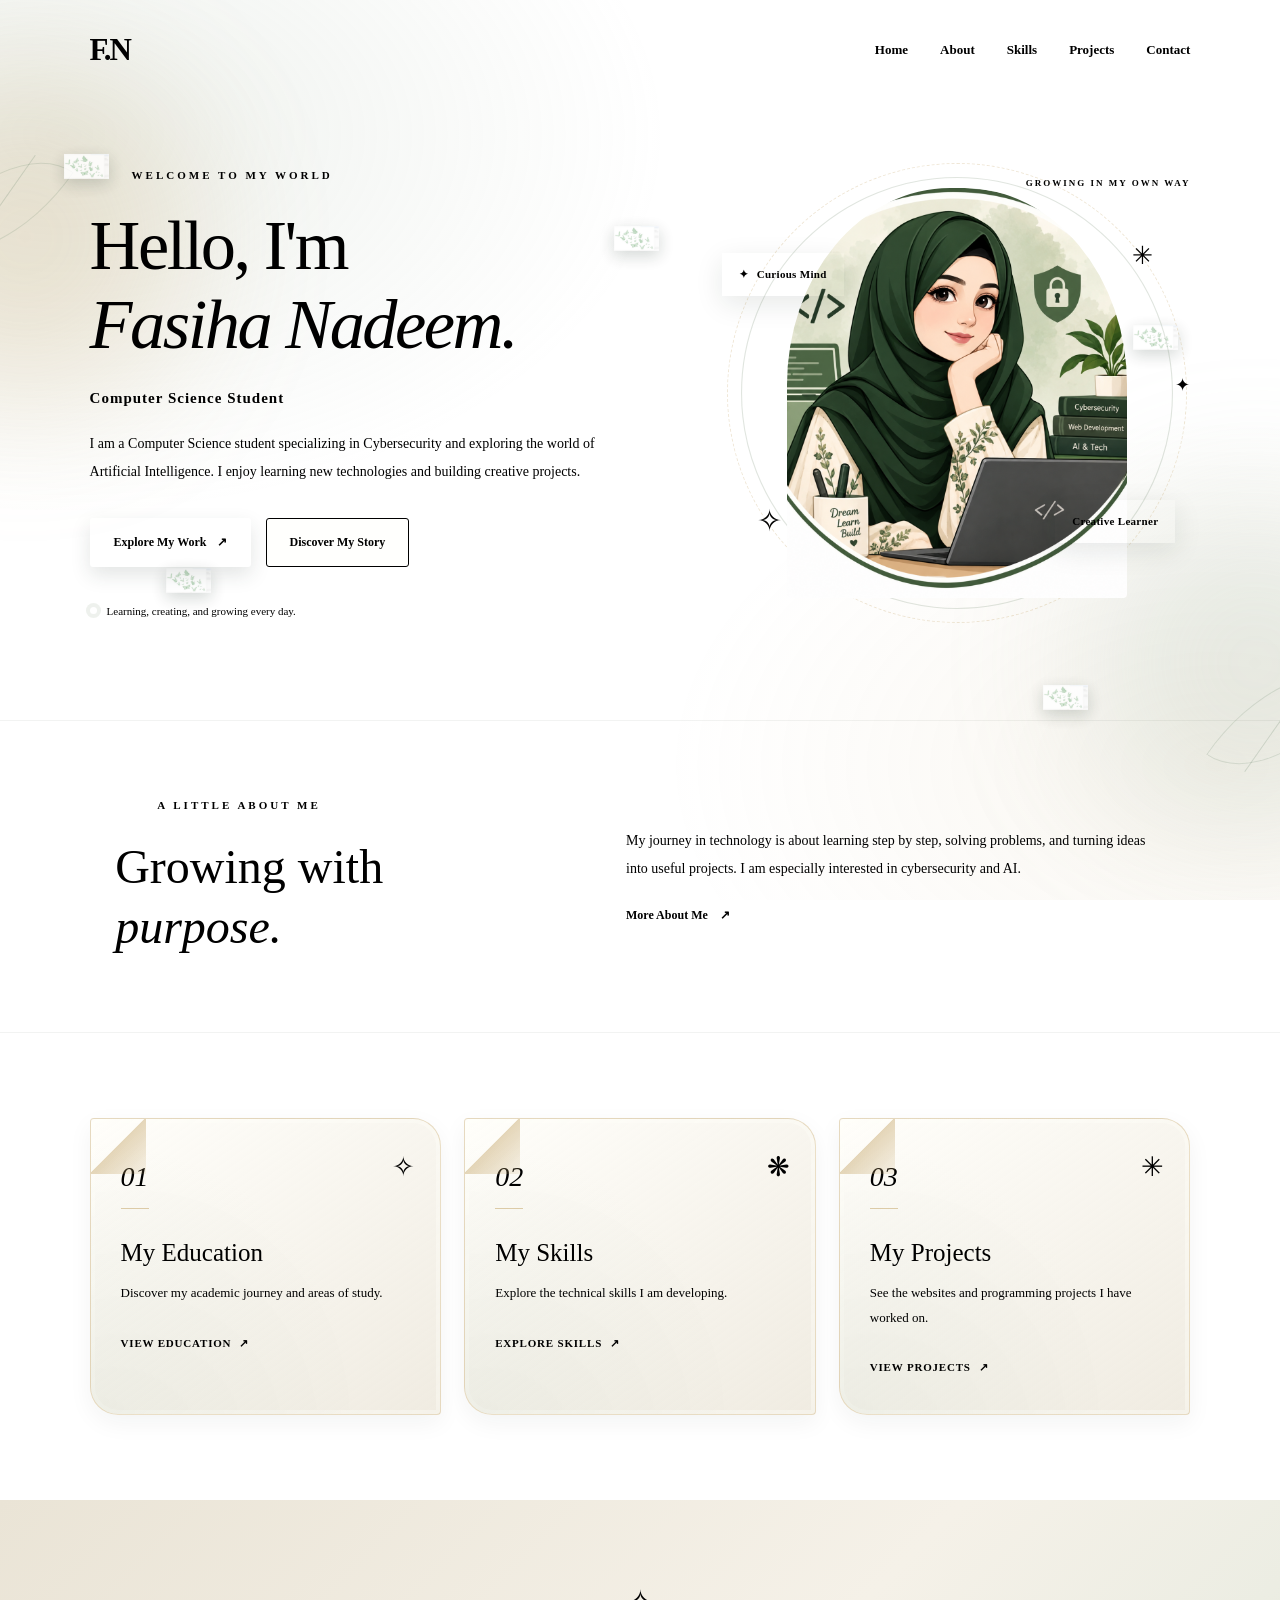
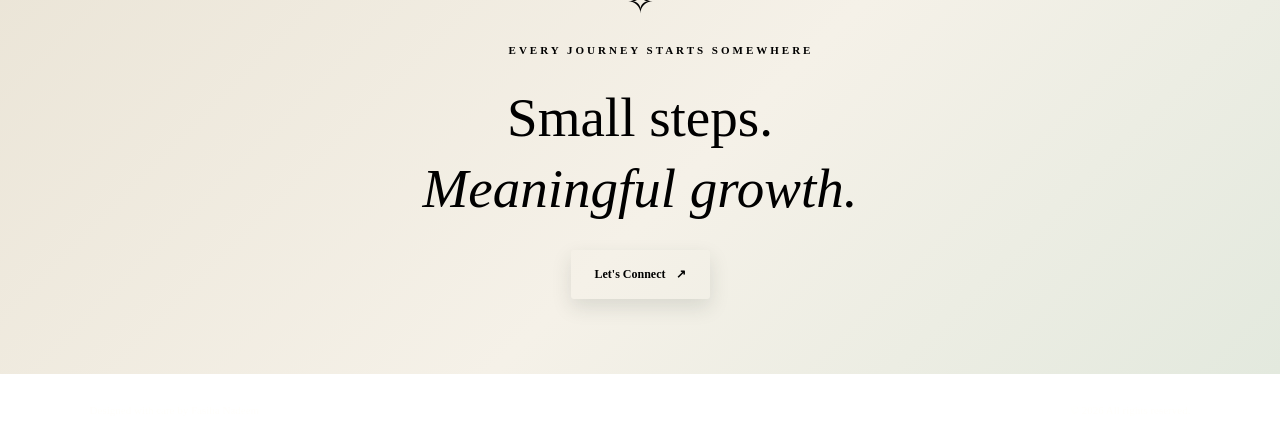
<file: index.html>
<!DOCTYPE html>
<html lang="en">
<head>
    <meta charset="UTF-8">
    <meta name="viewport" content="width=device-width, initial-scale=1.0">

    <meta name="description" content="Explore Fasiha Nadeem's portfolio, education, skills, and projects.">

    <meta name="theme-color" content="#24352E">

    <title>Fasiha Nadeem | Creative Portfolio</title>

    <link rel="stylesheet" href="style.css">
    <script src="script.js" defer></script>
</head>

<body>

    <!-- Animated Botanical Background -->
    <div class="scene-background" aria-hidden="true">
        <div class="ambient-glow glow-one"></div>
        <div class="ambient-glow glow-two"></div>

        <div class="leaf-decoration leaf-one"></div>
        <div class="leaf-decoration leaf-two"></div>

        <!-- Realistic Floating Butterflies -->
        <div class="butterfly-field" aria-hidden="true">

            <img
                src="assets/butterfly.jpg"
                class="butterfly butterfly-one"
                alt=""
            >

            <img
                src="assets/butterfly.jpg"
                class="butterfly butterfly-two"
                alt=""
            >

            <img
                src="assets/butterfly.jpg"
                class="butterfly butterfly-three"
                alt=""
            >

            <img
                src="assets/butterfly.jpg"
                class="butterfly butterfly-four"
                alt=""
            >

            <img
                src="assets/butterfly.jpg"
                class="butterfly butterfly-five"
                alt=""
            >

        </div>
    </div>

    <!-- Page Transition Overlay -->
    <div class="page-transition" aria-hidden="true">
        <span class="transition-monogram">F.</span>
    </div>

    <!-- Navigation -->
    <header class="site-header">
        <nav class="navbar" aria-label="Main navigation">

            <a href="index.html" class="logo" aria-label="Fasiha Nadeem Home">
                F<span>.</span>N
            </a>

            <div class="nav-links">
                <a href="index.html" class="active" aria-current="page">Home</a>
                <a href="about.html">About</a>
                <a href="skills.html">Skills</a>
                <a href="projects.html">Projects</a>
                <a href="contact.html">Contact</a>
            </div>

        </nav>
    </header>

    <!-- Main Content -->
    <main>

        <!-- Hero Section -->
        <section class="hero-section">

            <div class="hero-content">

                <p class="eyebrow">WELCOME TO MY WORLD</p>

                <h1>
                    Hello, I'm<br>
                    <span>Fasiha Nadeem.</span>
                </h1>

                <h2>Computer Science Student</h2>

                <p class="hero-description">
                    I am a Computer Science student specializing in Cybersecurity
                    and exploring the world of Artificial Intelligence.
                    I enjoy learning new technologies and building creative projects.
                </p>

                <div class="hero-buttons">

                    <a href="projects.html" class="btn btn-primary">
                        Explore My Work
                        <span class="button-arrow" aria-hidden="true">↗</span>
                    </a>

                    <a href="about.html" class="btn btn-secondary">
                        Discover My Story
                    </a>

                </div>

                <div class="hero-note">
                    <span class="status-dot"></span>
                    Learning, creating, and growing every day.
                </div>

            </div>

            <!-- Profile Area -->
            <div class="hero-visual">

                <div class="visual-caption">
                    <span class="caption-line"></span>
                    <span>GROWING IN MY OWN WAY</span>
                </div>

                <div class="profile-frame">

                    <div class="profile-decoration"></div>

                    <img
                        src="assets/fasiha.png"
                        alt="Portrait of Fasiha Nadeem"
                        class="profile-image"
                    >

                    <div class="floating-label label-top">
                        <span aria-hidden="true">✦</span>
                        Curious Mind
                    </div>

                    <div class="floating-label label-bottom">
                        Creative Learner
                    </div>

                </div>

                <!-- Decorative Orbit Rings -->
                <div class="orbit orbit-one"></div>
                <div class="orbit orbit-two"></div>

                <!-- Decorative Floating Symbols -->
                <span class="decorative-star star-one" aria-hidden="true">✳</span>
                <span class="decorative-star star-two" aria-hidden="true">✧</span>
                <span class="decorative-star star-three" aria-hidden="true">✦</span>

            </div>

        </section>

        <!-- Introduction Section -->
        <section class="intro-section">

            <div class="section-heading">

                <p class="eyebrow">A LITTLE ABOUT ME</p>

                <h2>
                    Growing with
                    <span>purpose.</span>
                </h2>

            </div>

            <div class="intro-content">

                <p>
                    My journey in technology is about learning step by step,
                    solving problems, and turning ideas into useful projects.
                    I am especially interested in cybersecurity and AI.
                </p>

                <a href="about.html" class="text-link">
                    More About Me
                    <span aria-hidden="true">↗</span>
                </a>

            </div>

        </section>

        <!-- Quick Highlights -->
        <section class="highlights-section">

            <article class="highlight-card">

                <span class="card-number">01</span>
                <div class="card-icon" aria-hidden="true">✧</div>

                <h3>My Education</h3>

                <p>
                    Discover my academic journey and areas of study.
                </p>

                <a href="about.html">
                    View Education <span aria-hidden="true">↗</span>
                </a>

            </article>

            <article class="highlight-card">

                <span class="card-number">02</span>
                <div class="card-icon" aria-hidden="true">❋</div>

                <h3>My Skills</h3>

                <p>
                    Explore the technical skills I am developing.
                </p>

                <a href="skills.html">
                    Explore Skills <span aria-hidden="true">↗</span>
                </a>

            </article>

            <article class="highlight-card">

                <span class="card-number">03</span>
                <div class="card-icon" aria-hidden="true">✳</div>

                <h3>My Projects</h3>

                <p>
                    See the websites and programming projects I have worked on.
                </p>

                <a href="projects.html">
                    View Projects <span aria-hidden="true">↗</span>
                </a>

            </article>

        </section>

        <!-- Closing Message -->
        <section class="closing-section">

            <span class="closing-decoration" aria-hidden="true">✧</span>

            <p class="eyebrow">EVERY JOURNEY STARTS SOMEWHERE</p>

            <h2>
                Small steps.<br>
                <span>Meaningful growth.</span>
            </h2>

            <a href="contact.html" class="btn btn-primary">
                Let's Connect
                <span class="button-arrow" aria-hidden="true">↗</span>
            </a>

        </section>

    </main>

    <!-- Footer -->
    <footer class="site-footer">

        <p>Designed with care by Fasiha Nadeem</p>

        <p>
            © <span id="current-year">2026</span>
            All rights reserved.
        </p>

    </footer>

</body>
</html>
</file>
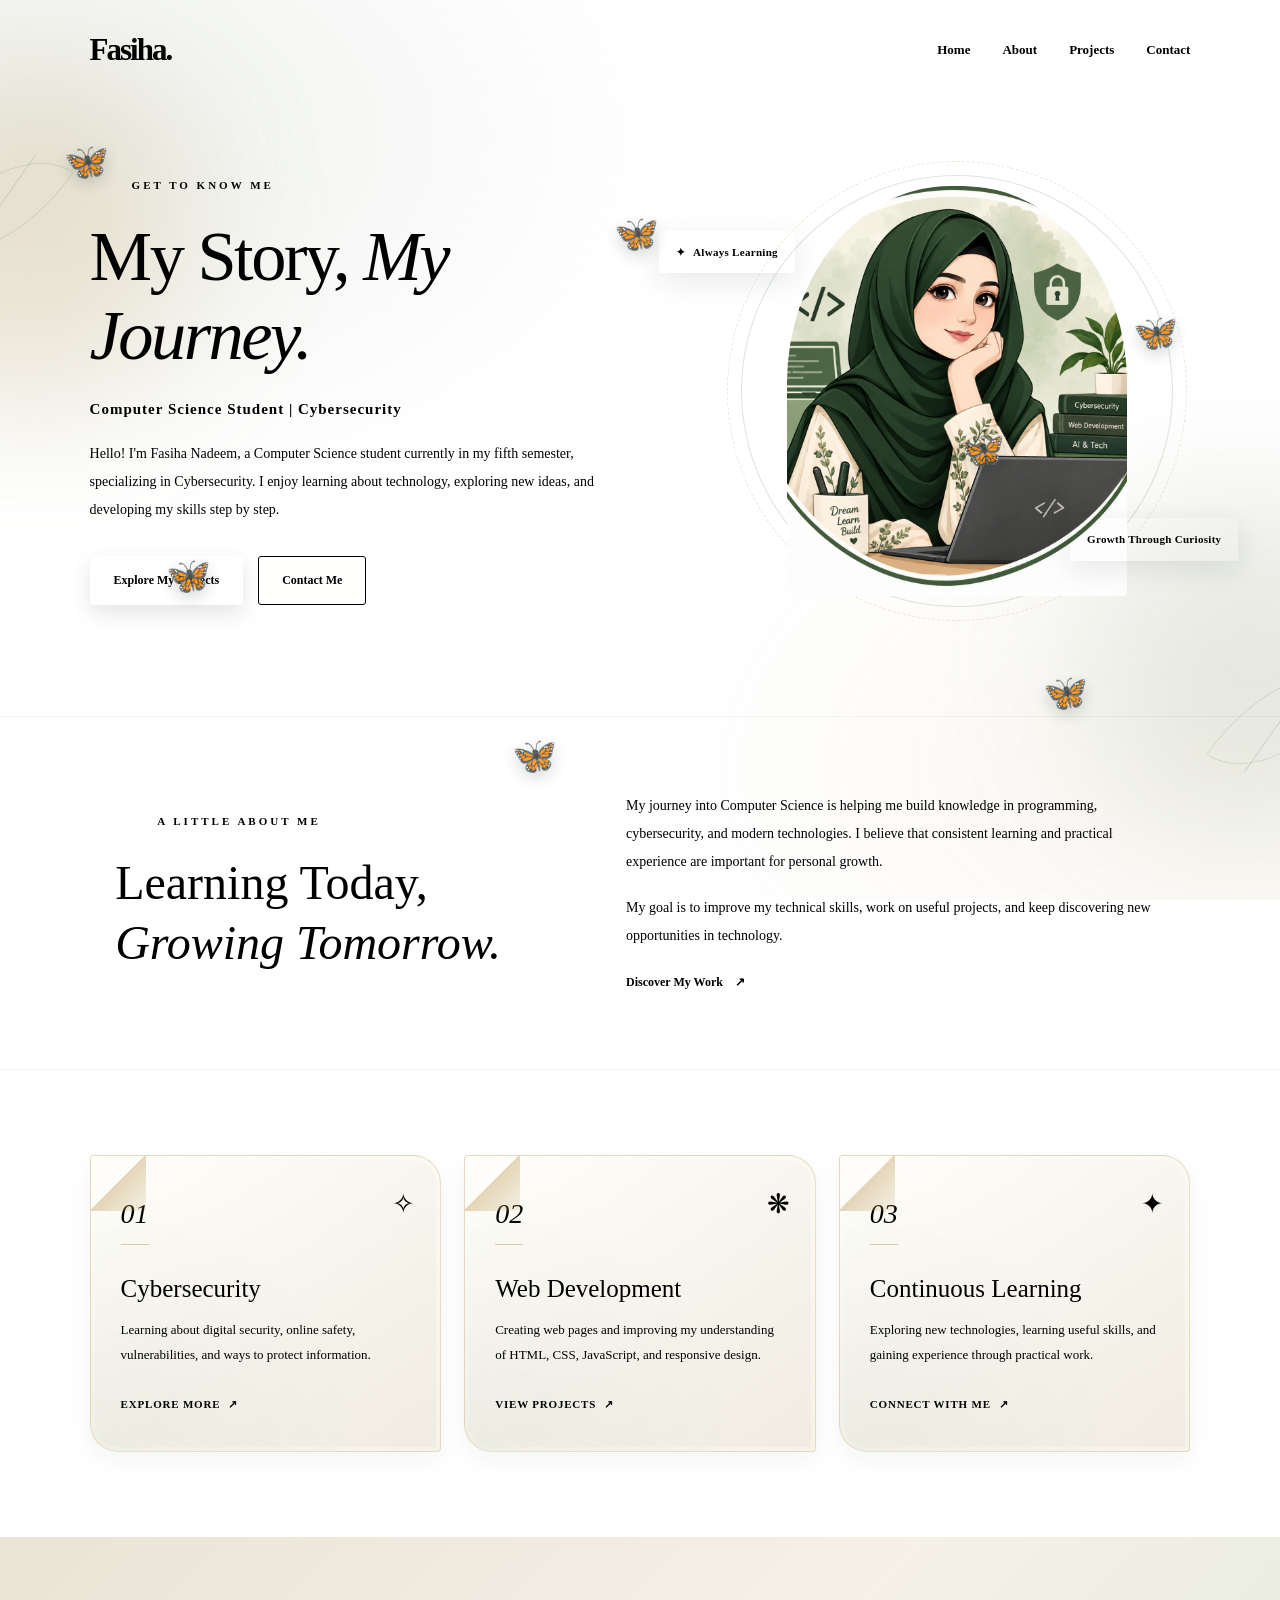
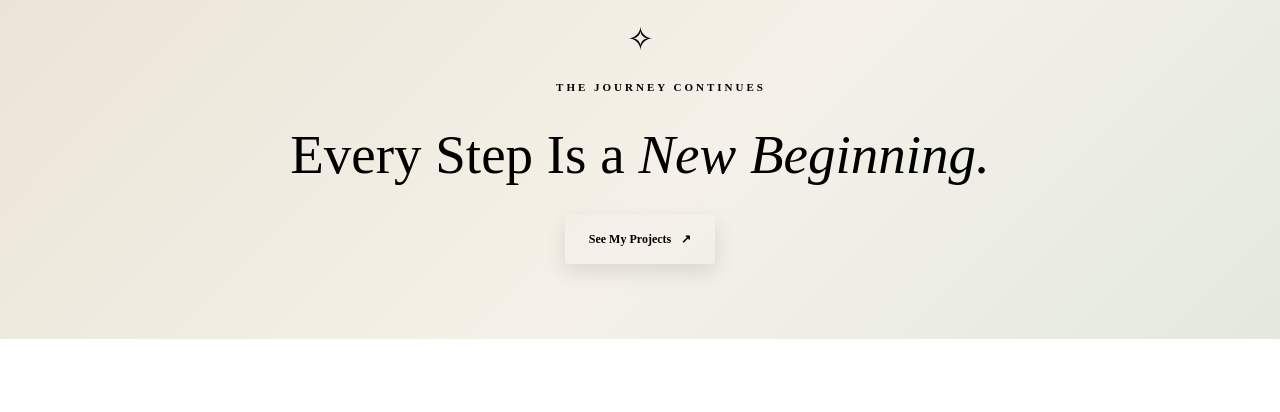
<file: about.html>
<!DOCTYPE html>
<html lang="en">
<head>
    <meta charset="UTF-8">
    <meta name="viewport" content="width=device-width, initial-scale=1.0">
    <meta name="description" content="Learn more about Fasiha Nadeem, a Computer Science student specializing in Cybersecurity.">
    <title>About Me | Fasiha Nadeem</title>

    <link rel="stylesheet" href="style.css">
</head>
<body>

    <!-- Botanical Background -->
    <div class="scene-background">
        <div class="ambient-glow glow-one"></div>
        <div class="ambient-glow glow-two"></div>
        <div class="leaf-decoration leaf-one"></div>
        <div class="leaf-decoration leaf-two"></div>
    </div>

    <!-- Floating Butterflies -->
    <div class="butterfly-field" id="butterfly-field"></div>

    <!-- Page Transition -->
    <div class="page-transition">
        <span class="transition-monogram">F.</span>
    </div>

    <!-- Header -->
    <header class="site-header">
        <nav class="navbar">
            <a href="index.html" class="logo">Fasiha<span>.</span></a>

            <div class="nav-links">
                <a href="index.html">Home</a>
                <a href="about.html" class="active">About</a>
                <a href="projects.html">Projects</a>
                <a href="contact.html">Contact</a>
            </div>
        </nav>
    </header>

    <main>

        <!-- About Hero -->
        <section class="hero-section">
            <div class="hero-content">
                <p class="eyebrow">GET TO KNOW ME</p>

                <h1>My Story, <span>My Journey.</span></h1>

                <h2>Computer Science Student | Cybersecurity</h2>

                <p class="hero-description">
                    Hello! I'm Fasiha Nadeem, a Computer Science student
                    currently in my fifth semester, specializing in
                    Cybersecurity. I enjoy learning about technology,
                    exploring new ideas, and developing my skills step by step.
                </p>

                <div class="hero-buttons">
                    <a href="projects.html" class="btn btn-primary">
                        Explore My Projects
                    </a>

                    <a href="contact.html" class="btn btn-secondary">
                        Contact Me
                    </a>
                </div>
            </div>

            <div class="hero-visual">
                <div class="orbit orbit-one"></div>
                <div class="orbit orbit-two"></div>

                <div class="profile-frame">
                    <div class="profile-decoration"></div>

                    <!-- Reuses your existing profile image if its path matches -->
                    <img
                        src="assets/fasiha.png"
                        alt="Fasiha Nadeem"
                        class="profile-image"
                    >
                </div>

                <div class="floating-label label-top">
                    <span>✦</span> Always Learning
                </div>

                <div class="floating-label label-bottom">
                    Growth Through Curiosity
                </div>
            </div>
        </section>

        <!-- My Background -->
        <section class="intro-section reveal-element">
            <div class="section-heading">
                <p class="eyebrow">A LITTLE ABOUT ME</p>
                <h2>Learning Today, <span>Growing Tomorrow.</span></h2>
            </div>

            <div class="intro-content">
                <p>
                    My journey into Computer Science is helping me build
                    knowledge in programming, cybersecurity, and modern
                    technologies. I believe that consistent learning and
                    practical experience are important for personal growth.
                </p>

                <p style="margin-top: 18px;">
                    My goal is to improve my technical skills, work on useful
                    projects, and keep discovering new opportunities in
                    technology.
                </p>

                <a href="projects.html" class="text-link">
                    Discover My Work <span>↗</span>
                </a>
            </div>
        </section>

        <!-- Interests -->
        <section class="highlights-section">

            <article class="highlight-card reveal-element">
                <span class="card-number">01</span>
                <span class="card-icon">✧</span>

                <h3>Cybersecurity</h3>

                <p>
                    Learning about digital security, online safety,
                    vulnerabilities, and ways to protect information.
                </p>

                <a href="projects.html">
                    Explore More <span>↗</span>
                </a>
            </article>

            <article class="highlight-card reveal-element">
                <span class="card-number">02</span>
                <span class="card-icon">❋</span>

                <h3>Web Development</h3>

                <p>
                    Creating web pages and improving my understanding
                    of HTML, CSS, JavaScript, and responsive design.
                </p>

                <a href="projects.html">
                    View Projects <span>↗</span>
                </a>
            </article>

            <article class="highlight-card reveal-element">
                <span class="card-number">03</span>
                <span class="card-icon">✦</span>

                <h3>Continuous Learning</h3>

                <p>
                    Exploring new technologies, learning useful skills,
                    and gaining experience through practical work.
                </p>

                <a href="contact.html">
                    Connect With Me <span>↗</span>
                </a>
            </article>

        </section>

        <!-- Closing Section -->
        <section class="closing-section reveal-element">
            <span class="closing-decoration">✧</span>

            <p class="eyebrow">THE JOURNEY CONTINUES</p>

            <h2>Every Step Is a <span>New Beginning.</span></h2>

            <a href="projects.html" class="btn btn-primary">
                See My Projects
                <span class="button-arrow">↗</span>
            </a>
        </section>

    </main>

    <!-- Footer -->
    <footer class="site-footer">
        <p>© <span id="current-year"></span> Fasiha Nadeem</p>
        <p>Designed with care and a love for learning.</p>
    </footer>

    <script src="script.js"></script>
</body>
</html>
</file>
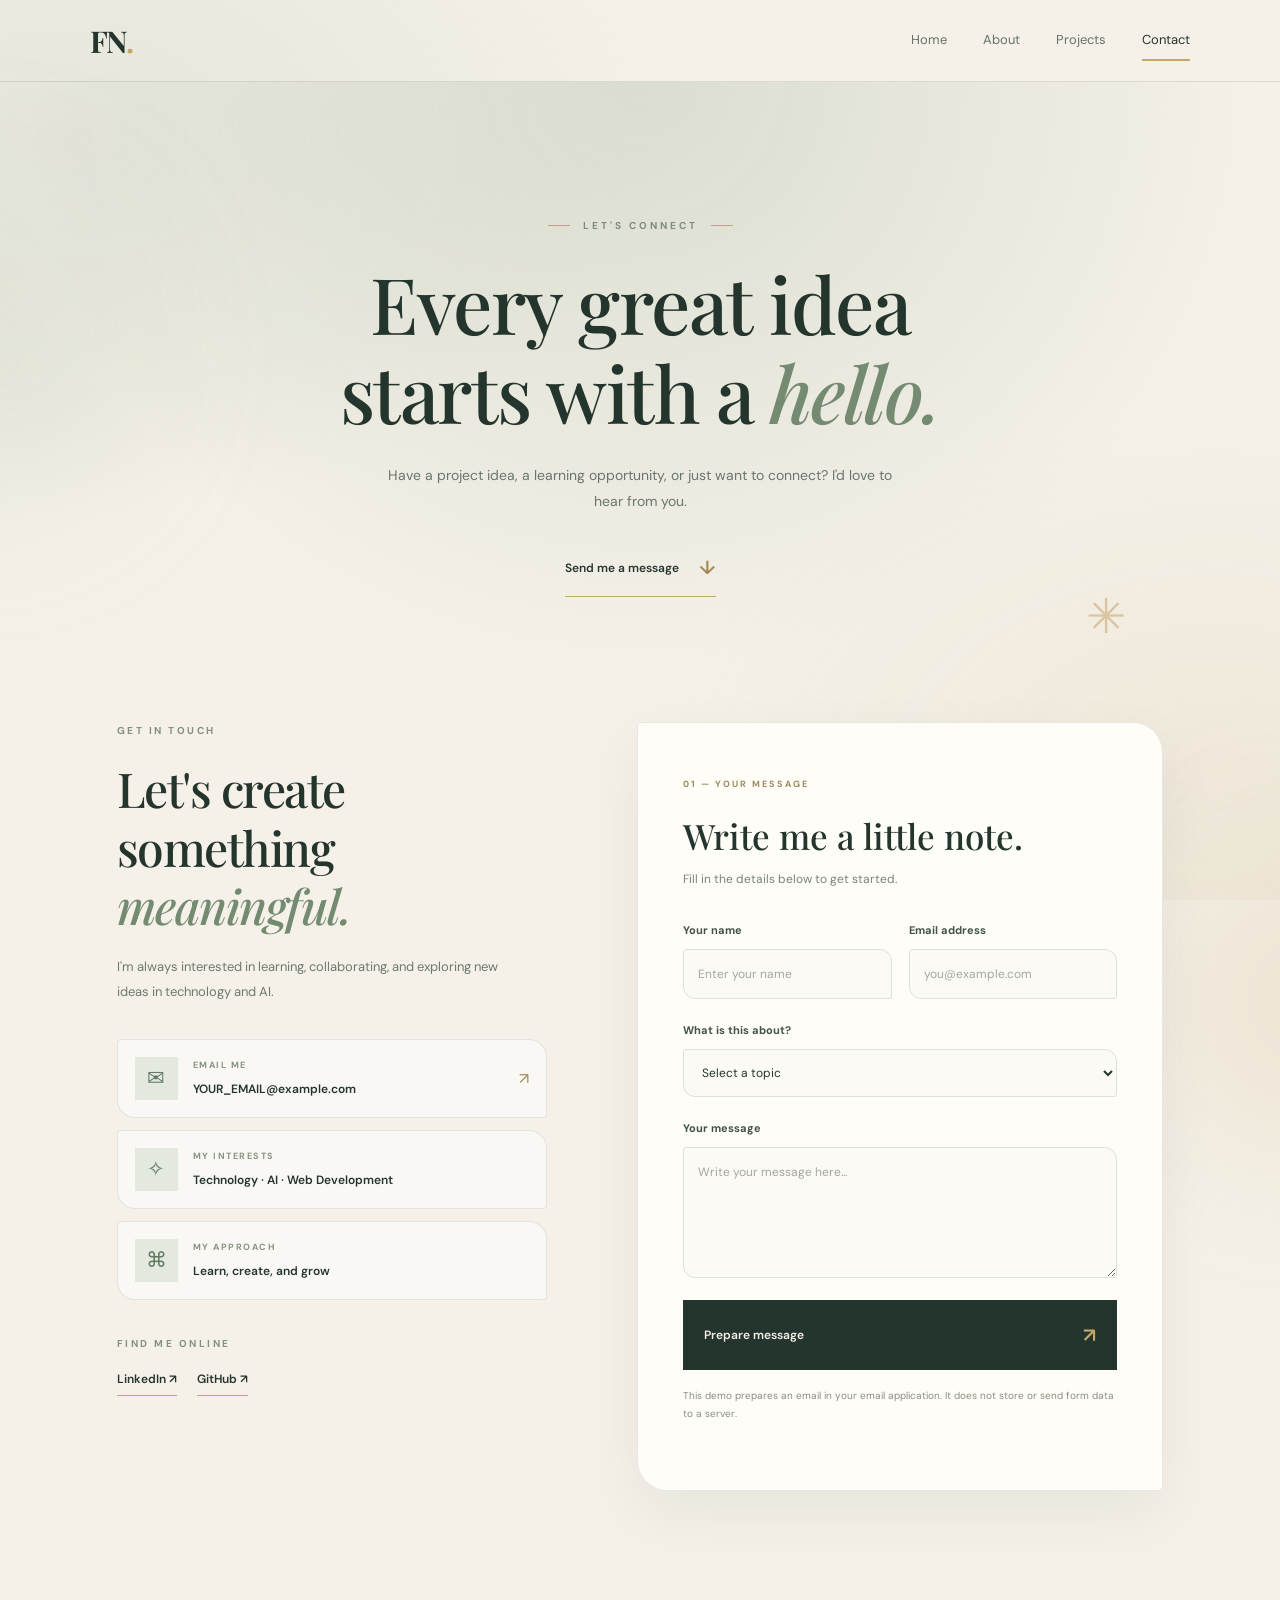
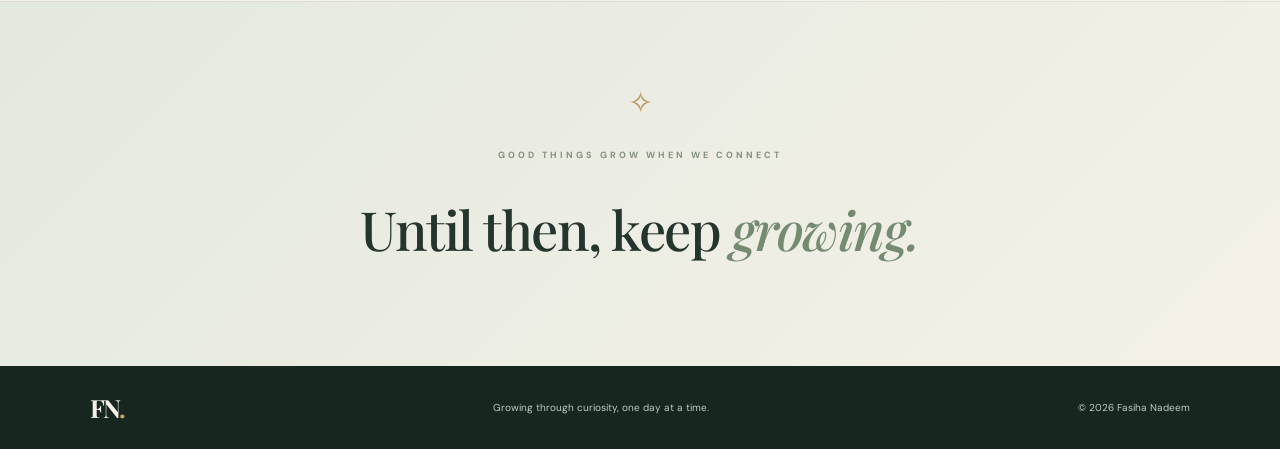
<file: contact.html>
<!DOCTYPE html>
<html lang="en">
<head>
    <meta charset="UTF-8">
    <meta name="viewport" content="width=device-width, initial-scale=1.0">

    <title>Contact | Fasiha Nadeem</title>

    <link rel="preconnect" href="https://fonts.googleapis.com">
    <link href="https://fonts.googleapis.com/css2?family=DM+Sans:wght@400;500;600;700&family=Playfair+Display:ital,wght@0,500;0,600;0,700;1,500&display=swap" rel="stylesheet">

    <link rel="stylesheet" href="style.css">
    <script src="script.js" defer></script>
</head>

<body class="contact-page">

    <div class="contact-glow contact-glow-one"></div>
    <div class="contact-glow contact-glow-two"></div>

    <header class="contact-header">
        <a href="index.html" class="contact-logo">FN<span>.</span></a>

        <nav class="contact-nav">
            <a href="index.html">Home</a>
            <a href="about.html">About</a>
            <a href="projects.html">Projects</a>
            <a href="contact.html" class="active">Contact</a>
        </nav>
    </header>

    <main>

        <section class="contact-hero">
            <p class="contact-eyebrow"><span></span> LET'S CONNECT <span></span></p>

            <h1>Every great idea<br>starts with a <em>hello.</em></h1>

            <p>
                Have a project idea, a learning opportunity, or just want
                to connect? I'd love to hear from you.
            </p>

            <a href="#contact-form" class="contact-scroll">
                Send me a message <span>↓</span>
            </a>

            <div class="contact-decoration">✳</div>
        </section>

        <section class="contact-main">

            <div class="contact-info">
                <p class="contact-small-label">GET IN TOUCH</p>
                <h2>Let's create<br>something <em>meaningful.</em></h2>

                <p class="contact-info-description">
                    I'm always interested in learning, collaborating,
                    and exploring new ideas in technology and AI.
                </p>

                <div class="contact-details">

                    <a href="mailto:YOUR_EMAIL@example.com" class="contact-detail-card">
                        <span class="contact-detail-icon">✉</span>
                        <span class="contact-detail-text">
                            <small>EMAIL ME</small>
                            <strong>YOUR_EMAIL@example.com</strong>
                        </span>
                        <span class="contact-arrow">↗</span>
                    </a>

                    <div class="contact-detail-card">
                        <span class="contact-detail-icon">✧</span>
                        <span class="contact-detail-text">
                            <small>MY INTERESTS</small>
                            <strong>Technology · AI · Web Development</strong>
                        </span>
                    </div>

                    <div class="contact-detail-card">
                        <span class="contact-detail-icon">⌘</span>
                        <span class="contact-detail-text">
                            <small>MY APPROACH</small>
                            <strong>Learn, create, and grow</strong>
                        </span>
                    </div>

                </div>

                <div class="contact-socials">
                    <p>FIND ME ONLINE</p>
                    <div>
                        <a href="YOUR_LINKEDIN_URL" target="_blank" rel="noopener noreferrer">LinkedIn ↗</a>
                        <a href="YOUR_GITHUB_URL" target="_blank" rel="noopener noreferrer">GitHub ↗</a>
                    </div>
                </div>
            </div>

            <div class="contact-form-panel" id="contact-form">
                <div class="contact-form-heading">
                    <span class="contact-form-number">01 — YOUR MESSAGE</span>
                    <h3>Write me a little note.</h3>
                    <p>Fill in the details below to get started.</p>
                </div>

                <form class="contact-form" id="portfolio-contact-form">

                    <div class="contact-input-row">
                        <div class="contact-field">
                            <label for="contact-name">Your name</label>
                            <input
                                type="text"
                                id="contact-name"
                                name="name"
                                placeholder="Enter your name"
                                required
                            >
                        </div>

                        <div class="contact-field">
                            <label for="contact-email">Email address</label>
                            <input
                                type="email"
                                id="contact-email"
                                name="email"
                                placeholder="you@example.com"
                                required
                            >
                        </div>
                    </div>

                    <div class="contact-field">
                        <label for="contact-subject">What is this about?</label>
                        <select id="contact-subject" name="subject" required>
                            <option value="" disabled selected>Select a topic</option>
                            <option value="Collaboration">Project collaboration</option>
                            <option value="Internship">Internship opportunity</option>
                            <option value="AI">AI and technology</option>
                            <option value="Other">Something else</option>
                        </select>
                    </div>

                    <div class="contact-field">
                        <label for="contact-message">Your message</label>
                        <textarea
                            id="contact-message"
                            name="message"
                            rows="5"
                            placeholder="Write your message here..."
                            required
                        ></textarea>
                    </div>

                    <button type="submit" class="contact-submit">
                        <span>Prepare message</span>
                        <span class="contact-submit-arrow">↗</span>
                    </button>

                    <p class="contact-form-note">
                        This demo prepares an email in your email application.
                        It does not store or send form data to a server.
                    </p>

                    <p class="contact-form-status" id="contact-form-status" role="status" aria-live="polite"></p>

                </form>
            </div>

        </section>

        <section class="contact-bottom">
            <span>✧</span>
            <p>GOOD THINGS GROW WHEN WE CONNECT</p>
            <h2>Until then, keep <em>growing.</em></h2>
        </section>

    </main>

    <footer class="contact-footer">
        <a href="index.html" class="contact-logo">FN<span>.</span></a>
        <p>Growing through curiosity, one day at a time.</p>
        <p>© <span id="current-year"></span> Fasiha Nadeem</p>
    </footer>

</body>
</html>
</file>
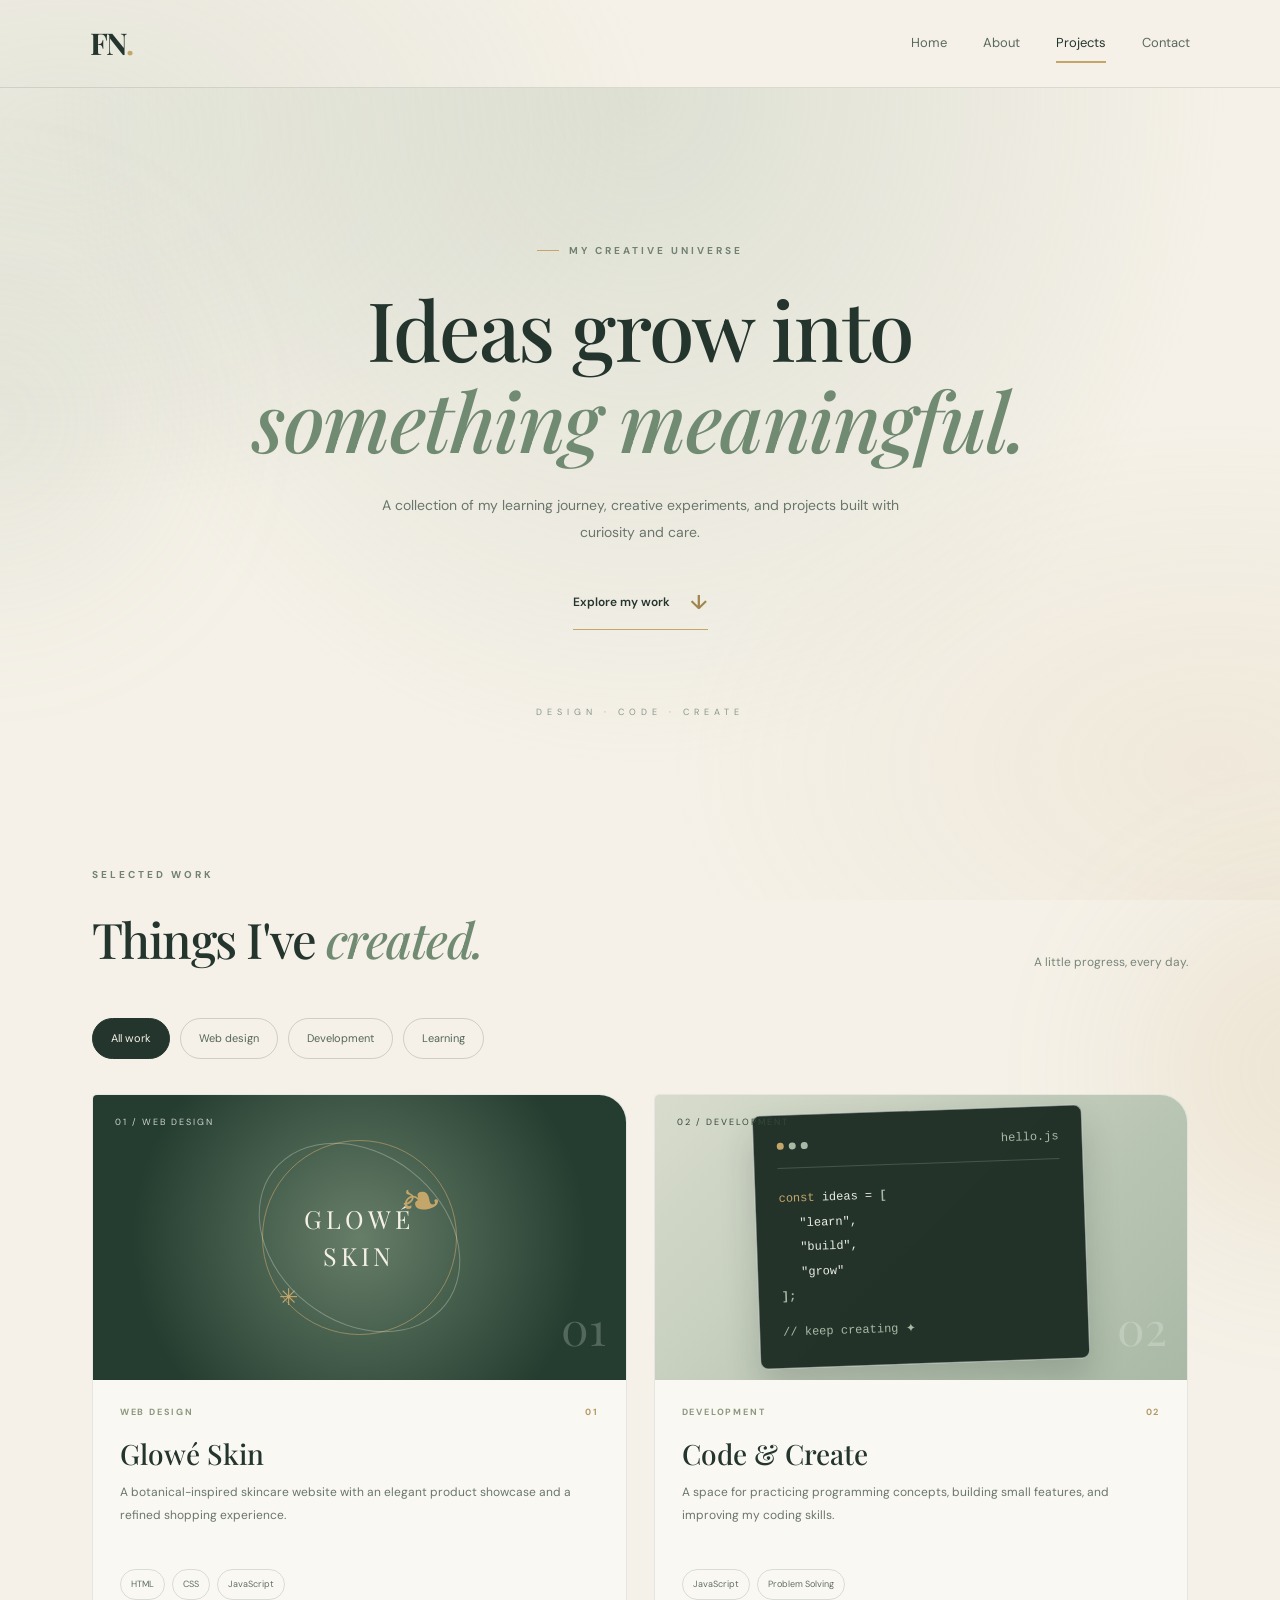
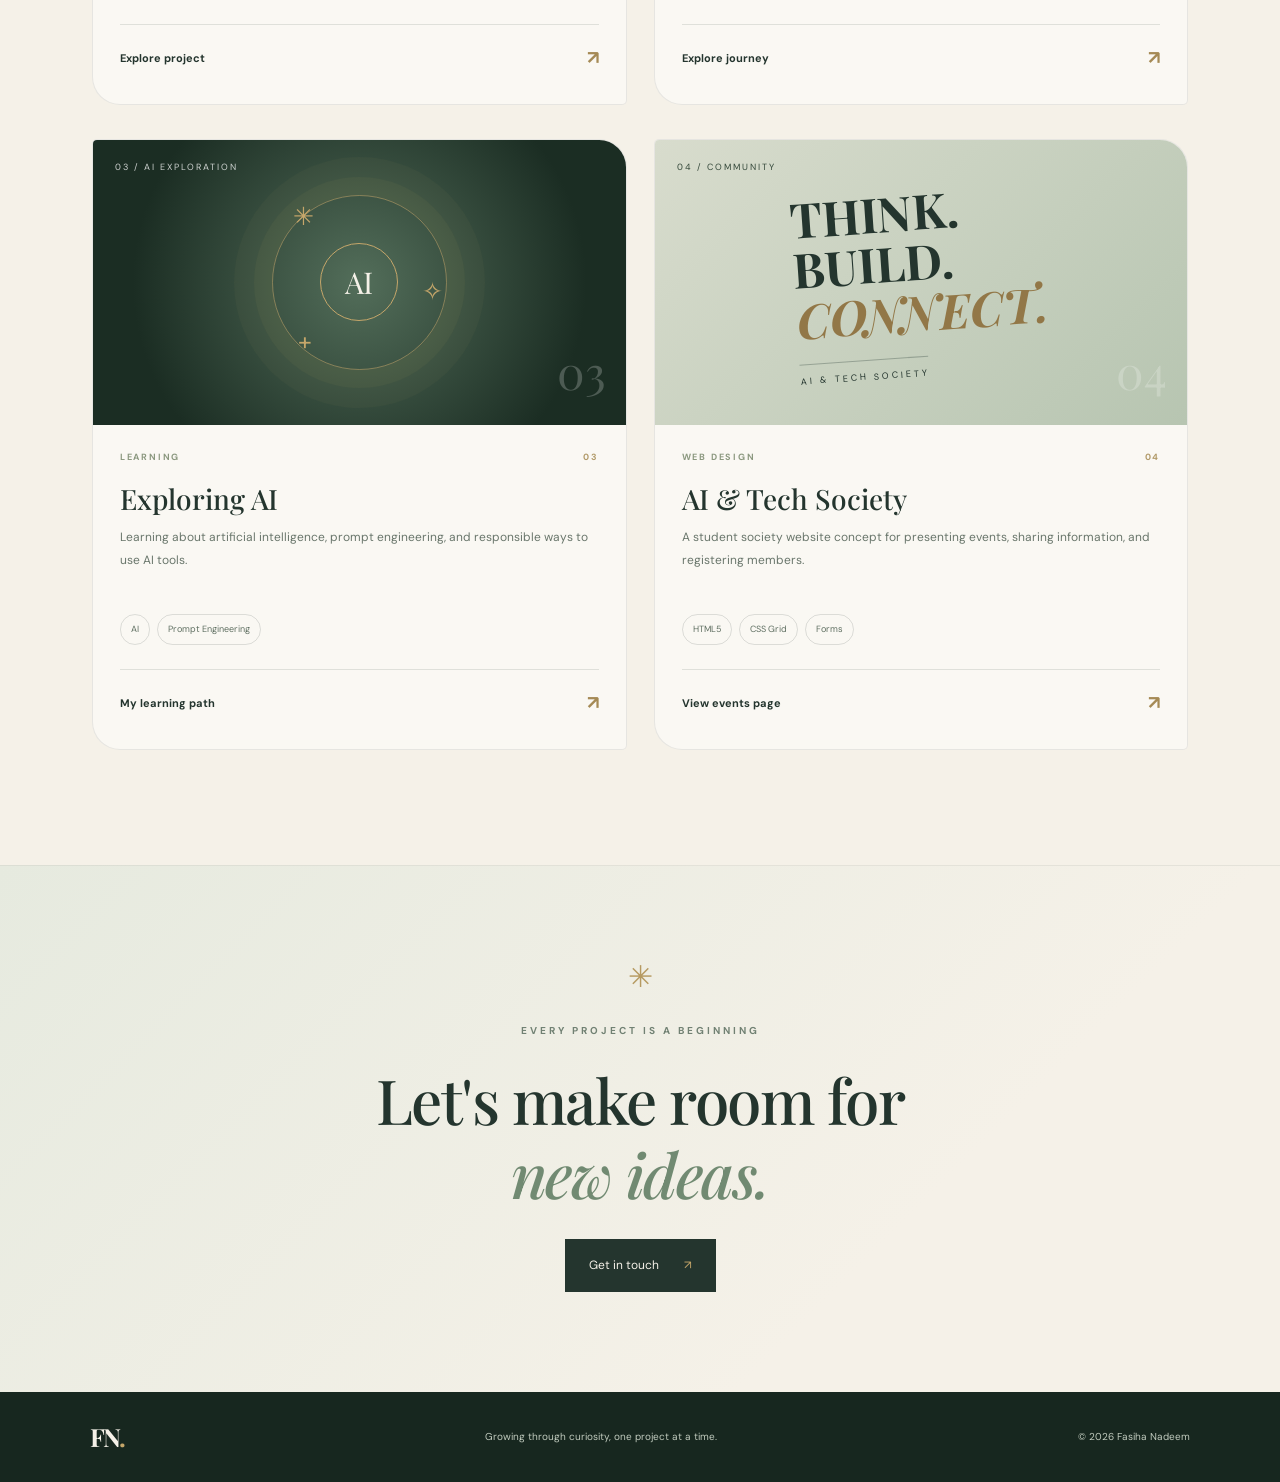
<file: projects.html>
<!DOCTYPE html>
<html lang="en">
<head>
    <meta charset="UTF-8">
    <meta name="viewport" content="width=device-width, initial-scale=1.0">
    <title>Projects | Fasiha Nadeem</title>

    <link rel="preconnect" href="https://fonts.googleapis.com">
    <link href="https://fonts.googleapis.com/css2?family=DM+Sans:wght@400;500;600;700&family=Playfair+Display:ital,wght@0,500;0,600;0,700;1,500&display=swap" rel="stylesheet">

    <link rel="stylesheet" href="style.css">
    <script src="script.js" defer></script>
</head>
<body class="projects-page">

    <div class="projects-glow projects-glow-one"></div>
    <div class="projects-glow projects-glow-two"></div>

    <header class="projects-header">
        <a href="index.html" class="projects-logo">FN<span>.</span></a>

        <nav class="projects-nav">
            <a href="index.html">Home</a>
            <a href="about.html">About</a>
            <a href="projects.html" class="active">Projects</a>
            <a href="contact.html">Contact</a>
        </nav>
    </header>

    <main>
        <section class="projects-hero">
            <p class="projects-eyebrow">
                <span></span> MY CREATIVE UNIVERSE
            </p>

            <h1>Ideas grow into<br><em>something meaningful.</em></h1>

            <p class="projects-description">
                A collection of my learning journey, creative experiments,
                and projects built with curiosity and care.
            </p>

            <a href="#project-gallery" class="projects-discover">
                Explore my work <span>↓</span>
            </a>

            <div class="projects-hero-note">DESIGN · CODE · CREATE</div>
        </section>

        <section class="projects-gallery" id="project-gallery">
            <div class="projects-section-heading">
                <div>
                    <p class="projects-eyebrow">SELECTED WORK</p>
                    <h2>Things I've <em>created.</em></h2>
                </div>
                <p class="projects-count">A little progress, every day.</p>
            </div>

            <div class="projects-filters" aria-label="Filter projects">
                <button class="project-filter active" data-filter="all" aria-pressed="true">All work</button>
                <button class="project-filter" data-filter="web" aria-pressed="false">Web design</button>
                <button class="project-filter" data-filter="code" aria-pressed="false">Development</button>
                <button class="project-filter" data-filter="learning" aria-pressed="false">Learning</button>
            </div>

            <div class="projects-grid">

                <article class="project-card project-card-featured" data-category="web">
                    <div class="project-art project-art-botanical">
                        <span class="project-art-label">01 / WEB DESIGN</span>
                        <div class="botanical-orbit">
                            <span class="orbit-ring"></span>
                            <span class="orbit-leaf">❧</span>
                            <span class="orbit-star">✳</span>
                            <span class="orbit-caption">GLOWÉ<br>SKIN</span>
                        </div>
                        <span class="project-art-number">01</span>
                    </div>

                    <div class="project-card-content">
                        <div class="project-card-meta">
                            <span>WEB DESIGN</span><span>01</span>
                        </div>
                        <h3>Glowé Skin</h3>
                        <p>A botanical-inspired skincare website with an elegant product showcase and a refined shopping experience.</p>
                        <div class="project-tags"><span>HTML</span><span>CSS</span><span>JavaScript</span></div>
                        <a href="index.html" class="project-link">Explore project <span>↗</span></a>
                    </div>
                </article>

                <article class="project-card" data-category="code">
                    <div class="project-art project-art-code">
                        <span class="project-art-label">02 / DEVELOPMENT</span>
                        <div class="code-window">
                            <div class="code-window-top"><i></i><i></i><i></i><span>hello.js</span></div>
                            <p><span>const</span> ideas = <b>[</b></p>
                            <p class="code-indent">"learn",</p>
                            <p class="code-indent">"build",</p>
                            <p class="code-indent">"grow"</p>
                            <p><b>];</b></p>
                            <p class="code-comment">// keep creating ✦</p>
                        </div>
                        <span class="project-art-number">02</span>
                    </div>

                    <div class="project-card-content">
                        <div class="project-card-meta"><span>DEVELOPMENT</span><span>02</span></div>
                        <h3>Code & Create</h3>
                        <p>A space for practicing programming concepts, building small features, and improving my coding skills.</p>
                        <div class="project-tags"><span>JavaScript</span><span>Problem Solving</span></div>
                        <a href="about.html" class="project-link">Explore journey <span>↗</span></a>
                    </div>
                </article>

                <article class="project-card" data-category="learning">
                    <div class="project-art project-art-ai">
                        <span class="project-art-label">03 / AI EXPLORATION</span>
                        <div class="ai-orbit">
                            <span class="ai-core">AI</span>
                            <span class="ai-node ai-node-one">✳</span>
                            <span class="ai-node ai-node-two">✧</span>
                            <span class="ai-node ai-node-three">+</span>
                        </div>
                        <span class="project-art-number">03</span>
                    </div>

                    <div class="project-card-content">
                        <div class="project-card-meta"><span>LEARNING</span><span>03</span></div>
                        <h3>Exploring AI</h3>
                        <p>Learning about artificial intelligence, prompt engineering, and responsible ways to use AI tools.</p>
                        <div class="project-tags"><span>AI</span><span>Prompt Engineering</span></div>
                        <a href="about.html" class="project-link">My learning path <span>↗</span></a>
                    </div>
                </article>

                <article class="project-card" data-category="web">
                    <div class="project-art project-art-society">
                        <span class="project-art-label">04 / COMMUNITY</span>
                        <div class="society-poster">
                            <span>THINK.</span>
                            <span>BUILD.</span>
                            <span class="society-highlight">CONNECT.</span>
                            <small>AI & TECH SOCIETY</small>
                        </div>
                        <span class="project-art-number">04</span>
                    </div>

                    <div class="project-card-content">
                        <div class="project-card-meta"><span>WEB DESIGN</span><span>04</span></div>
                        <h3>AI & Tech Society</h3>
                        <p>A student society website concept for presenting events, sharing information, and registering members.</p>
                        <div class="project-tags"><span>HTML5</span><span>CSS Grid</span><span>Forms</span></div>
                        <a href="events.html" class="project-link">View events page <span>↗</span></a>
                    </div>
                </article>

            </div>

            <p class="projects-empty" hidden>No projects in this category yet.</p>
        </section>

        <section class="projects-cta">
            <span class="cta-star">✳</span>
            <p class="projects-eyebrow">EVERY PROJECT IS A BEGINNING</p>
            <h2>Let's make room for<br><em>new ideas.</em></h2>
            <a href="contact.html" class="projects-cta-button">Get in touch <span>↗</span></a>
        </section>
    </main>

    <footer class="projects-footer">
        <a href="index.html" class="projects-logo">FN<span>.</span></a>
        <p>Growing through curiosity, one project at a time.</p>
        <p>© <span id="current-year"></span> Fasiha Nadeem</p>
    </footer>

</body>
</html>
</file>
<file: style.css>
```css
/* ========================================
   FASIHA NADEEM — MULTI-PAGE PORTFOLIO
   Theme: Enchanted Botanical Elegance
======================================== */

@import url('https://fonts.googleapis.com/css2?family=DM+Sans:wght@400;500;600;700&family=Playfair+Display:wght@400;500;600;700&display=swap');

:root {
    --forest: #257c59;
    --deep-forest: #192f24;
    --sage: #a1bb9b;
    --sage-dark: #71896F;
    --ivory: #F5F1E8;
    --cream: #EAE4D6;
    --gold: #c59639;
    --soft-gold: #f2d79b;
    --text: #2e533d;
    --muted: #5b895b;
    --white: #FFFEFA;
    --border: rgba(36, 53, 46, 0.14);
    --serif: 'Playfair Display', Georgia, serif;
    --sans: 'DM Sans', Arial, sans-serif;
    --shadow: 0 20px 60px rgba(23, 39, 31, 0.10);
}

/* Basic Reset */
* {
    margin: 0;
    padding: 0;
    box-sizing: border-box;
}

html {
    scroll-behavior: smooth;
}

body {
    min-height: 100vh;
    background: var(--ivory);
    color: var(--text);
    font-family: var(--sans);
    overflow-x: hidden;
    line-height: 1.7;
}

a {
    color: inherit;
    text-decoration: none;
}

button,
a {
    -webkit-tap-highlight-color: transparent;
}

img {
    display: block;
    max-width: 100%;
}

/* Subtle Botanical Background */
body::before {
    content: "";
    position: fixed;
    inset: 0;
    pointer-events: none;
    z-index: -1;
    background:
        radial-gradient(ellipse at 5% 15%, rgba(169, 185, 165, 0.20), transparent 35%),
        radial-gradient(ellipse at 95% 85%, rgba(197, 166, 106, 0.10), transparent 32%);
}

/* Header and Navigation */
.site-header {
    width: 100%;
    padding: 24px 7%;
    position: relative;
    z-index: 10;
}

.navbar {
    max-width: 1400px;
    margin: auto;
    display: flex;
    align-items: center;
    justify-content: space-between;
    gap: 30px;
}

.logo {
    font-family: var(--serif);
    font-size: 31px;
    font-weight: 700;
    letter-spacing: -2px;
    color: var(--forest);
}

.logo span {
    color: var(--gold);
}

.nav-links {
    display: flex;
    align-items: center;
    gap: 32px;
}

.nav-links a {
    position: relative;
    font-size: 13px;
    font-weight: 600;
    color: var(--muted);
    transition: color 0.3s ease;
}

.nav-links a::after {
    content: "";
    position: absolute;
    left: 0;
    bottom: -7px;
    width: 0;
    height: 2px;
    background: var(--gold);
    transition: width 0.3s ease;
}

.nav-links a:hover,
.nav-links a.active {
    color: var(--forest);
}

.nav-links a:hover::after,
.nav-links a.active::after {
    width: 100%;
}

/* Main Home Hero */
.hero-section {
    max-width: 1400px;
    min-height: 590px;
    margin: 0 auto;
    padding: 65px 7% 100px;
    display: grid;
    grid-template-columns: 1.1fr 0.9fr;
    align-items: center;
    gap: 65px;
    overflow: hidden;
}

.hero-content {
    position: relative;
    z-index: 2;
    animation: reveal-up 0.9s ease both;
}

.eyebrow {
    display: flex;
    align-items: center;
    gap: 12px;
    color: var(--sage-dark);
    font-size: 11px;
    font-weight: 700;
    letter-spacing: 3px;
    margin-bottom: 22px;
}

.eyebrow::before {
    content: "";
    width: 30px;
    height: 1px;
    background: var(--gold);
}

.hero-content h1 {
    color: var(--forest);
    font-family: var(--serif);
    font-size: clamp(45px, 5.5vw, 76px);
    font-weight: 500;
    line-height: 1.12;
    letter-spacing: -2.5px;
}

.hero-content h1 span {
    color: var(--sage-dark);
    font-style: italic;
}

.hero-content h2 {
    margin-top: 22px;
    font-size: 15px;
    color: var(--forest);
    font-weight: 600;
    letter-spacing: 1px;
}

.hero-description {
    max-width: 510px;
    margin-top: 18px;
    color: var(--muted);
    font-size: 14px;
    line-height: 2;
}

.hero-buttons {
    display: flex;
    flex-wrap: wrap;
    align-items: center;
    gap: 15px;
    margin-top: 32px;
}

.btn {
    min-height: 49px;
    padding: 13px 23px;
    display: inline-flex;
    align-items: center;
    justify-content: center;
    border: 1px solid transparent;
    border-radius: 3px;
    font-size: 12px;
    font-weight: 700;
    transition:
        transform 0.3s ease,
        background 0.3s ease,
        color 0.3s ease,
        box-shadow 0.3s ease;
}

.btn:hover {
    transform: translateY(-4px);
}

.btn-primary {
    color: var(--white);
    background: var(--forest);
    box-shadow: 0 8px 20px rgba(36, 53, 46, 0.13);
}

.btn-primary:hover {
    background: var(--sage-dark);
    box-shadow: 0 12px 25px rgba(36, 53, 46, 0.18);
}

.btn-secondary {
    color: var(--forest);
    border-color: var(--border);
    background: rgba(255, 254, 250, 0.4);
}

.btn-secondary:hover {
    border-color: var(--gold);
    background: var(--white);
}

.hero-note {
    display: flex;
    align-items: center;
    gap: 10px;
    margin-top: 35px;
    color: var(--muted);
    font-size: 11px;
}

.status-dot {
    width: 7px;
    height: 7px;
    flex-shrink: 0;
    border-radius: 50%;
    background: var(--sage-dark);
    box-shadow: 0 0 0 4px rgba(113, 137, 111, 0.12);
}

/* Profile Image and Decorative Frame */
.hero-visual {
    position: relative;
    min-height: 450px;
    display: flex;
    justify-content: center;
    align-items: center;
    animation: reveal-up 1s 0.15s ease both;
}

.profile-frame {
    position: relative;
    width: min(340px, 80%);
    height: 410px;
    z-index: 2;
    transition: transform 0.6s ease;
}

.profile-frame::before {
    content: "";
    position: absolute;
    top: -17px;
    right: -17px;
    bottom: 17px;
    left: 17px;
    border: 1px solid var(--gold);
    z-index: -1;
    transition: transform 0.5s ease;
}

.profile-frame:hover::before {
    transform: translate(8px, -8px);
}

.profile-frame:hover {
    transform: translateY(-7px) rotate(1deg);
}

.profile-decoration {
    position: absolute;
    inset: 0;
    background: linear-gradient(145deg, var(--sage), var(--forest));
    transform: rotate(-4deg);
    border-radius: 48% 48% 4px 4px;
}

.profile-image {
    position: relative;
    width: 100%;
    height: 100%;
    object-fit: cover;
    object-position: center top;
    border-radius: 48% 48% 4px 4px;
    border: 7px solid var(--ivory);
    box-shadow: var(--shadow);
    transition:
        transform 0.6s ease,
        filter 0.6s ease;
}

.profile-frame:hover .profile-image {
    transform: scale(1.025);
    filter: saturate(1.08);
}

.floating-label {
    position: absolute;
    z-index: 3;
    padding: 12px 17px;
    background: var(--white);
    color: var(--forest);
    box-shadow: 0 8px 28px rgba(23, 39, 31, 0.10);
    font-size: 11px;
    font-weight: 700;
    letter-spacing: 0.3px;
    animation: gentle-float 4s ease-in-out infinite;
}

.label-top {
    top: 65px;
    left: -65px;
}

.label-top span {
    color: var(--gold);
    margin-right: 5px;
}

.label-bottom {
    right: -48px;
    bottom: 55px;
    animation-delay: -2s;
}

.orbit {
    position: absolute;
    width: 400px;
    height: 400px;
    border: 1px solid rgba(113, 137, 111, 0.22);
    border-radius: 50%;
    pointer-events: none;
}

.orbit-one {
    transform: scale(1.08);
}

.orbit-two {
    width: 460px;
    height: 460px;
    border-style: dashed;
    border-color: rgba(197, 166, 106, 0.28);
}

/* Introduction Section */
.intro-section {
    padding: 75px 9%;
    display: grid;
    grid-template-columns: 0.9fr 1.1fr;
    align-items: center;
    gap: 70px;
    background: var(--white);
    border-top: 1px solid rgba(36, 53, 46, 0.06);
    border-bottom: 1px solid rgba(36, 53, 46, 0.06);
}

.section-heading h2 {
    max-width: 440px;
    font-family: var(--serif);
    font-size: clamp(32px, 4vw, 48px);
    line-height: 1.25;
    font-weight: 500;
    color: var(--forest);
}

.section-heading h2 span {
    color: var(--sage-dark);
    font-style: italic;
}

.intro-content p {
    max-width: 600px;
    color: var(--muted);
    font-size: 14px;
    line-height: 2;
}

.text-link {
    display: inline-flex;
    align-items: center;
    gap: 12px;
    margin-top: 22px;
    color: var(--forest);
    font-size: 12px;
    font-weight: 700;
}

.text-link span {
    color: var(--gold);
    transition: transform 0.3s ease;
}

.text-link:hover span {
    transform: translate(4px, -4px);
}

/* Highlight Cards */
.highlights-section {
    max-width: 1400px;
    margin: auto;
    padding: 85px 7%;
    display: grid;
    grid-template-columns: repeat(3, minmax(0, 1fr));
    gap: 23px;
}

.highlight-card {
    position: relative;
    min-height: 235px;
    padding: 30px;
    background: rgba(255, 254, 250, 0.72);
    border: 1px solid var(--border);
    transition:
        transform 0.35s ease,
        box-shadow 0.35s ease,
        border-color 0.35s ease;
    overflow: hidden;
    isolation: isolate;
}

.highlight-card::before {
    content: "";
    position: absolute;
    top: 0;
    left: 0;
    width: 0;
    height: 3px;
    background: var(--gold);
    transition: width 0.35s ease;
}

.highlight-card:hover {
    transform: translateY(-8px);
    border-color: rgba(197, 166, 106, 0.55);
    box-shadow: var(--shadow);
}

.highlight-card:hover::before {
    width: 100%;
}

.highlight-card::after {
    content: "";
    position: absolute;
    inset: 0;
    z-index: -1;
    background: linear-gradient(
        135deg,
        rgba(169, 185, 165, 0.16),
        transparent 70%
    );
    opacity: 0;
    transition: opacity 0.4s ease;
}

.highlight-card:hover::after {
    opacity: 1;
}

.card-number {
    display: block;
    margin-bottom: 24px;
    color: var(--gold);
    font-family: var(--serif);
    font-size: 23px;
}

.highlight-card h3 {
    margin-bottom: 10px;
    color: var(--forest);
    font-family: var(--serif);
    font-size: 23px;
    font-weight: 500;
}

.highlight-card p {
    margin-bottom: 20px;
    color: var(--muted);
    font-size: 12px;
    line-height: 1.8;
}

.highlight-card a {
    color: var(--sage-dark);
    font-size: 11px;
    font-weight: 700;
}

.highlight-card a:hover {
    color: var(--forest);
}

.highlight-card a span {
    display: inline-block;
    transition: transform 0.3s ease;
}

.highlight-card a:hover span {
    transform: translate(4px, -3px);
}

.card-icon {
    position: absolute;
    top: 26px;
    right: 25px;
    color: var(--sage-dark);
    font-size: 25px;
    transition:
        transform 0.4s ease,
        color 0.4s ease;
}

.highlight-card:hover .card-icon {
    color: var(--gold);
    transform: rotate(35deg) scale(1.15);
}

/* Footer */
.site-footer {
    padding: 27px 7%;
    display: flex;
    justify-content: space-between;
    align-items: center;
    gap: 15px;
    background: var(--deep-forest);
    color: rgba(255, 254, 250, 0.7);
    font-size: 11px;
}

/* Entry Animations */
@keyframes reveal-up {
    from {
        opacity: 0;
        transform: translateY(25px);
    }

    to {
        opacity: 1;
        transform: translateY(0);
    }
}

@keyframes gentle-float {
    0%, 100% {
        transform: translateY(0);
    }

    50% {
        transform: translateY(-9px);
    }
}

/* Enchanted Background Layer */
.scene-background {
    position: fixed;
    inset: 0;
    overflow: hidden;
    pointer-events: none;
    z-index: 0;
    isolation: isolate;
}

.site-header,
main,
.site-footer {
    position: relative;
    z-index: 1;
}

/* Ambient Glowing Lights */
.ambient-glow {
    position: absolute;
    width: 330px;
    height: 330px;
    border-radius: 50%;
    filter: blur(75px);
    opacity: 0.25;
    animation: glow-drift 12s ease-in-out infinite alternate;
}

.glow-one {
    top: 8%;
    left: -140px;
    background: #c5a66a;
}

.glow-two {
    right: -140px;
    bottom: 8%;
    background: #a9b9a5;
    animation-delay: -6s;
}

@keyframes glow-drift {
    from {
        transform: translate(0, 0) scale(0.9);
        opacity: 0.15;
    }

    to {
        transform: translate(45px, 30px) scale(1.15);
        opacity: 0.35;
    }
}

/* Decorative Botanical Leaves */
.leaf-decoration {
    position: absolute;
    width: 85px;
    height: 145px;
    border: 1px solid rgba(113, 137, 111, 0.2);
    border-radius: 100% 0 100% 0;
    transform: rotate(35deg);
}

.leaf-decoration::after {
    content: "";
    position: absolute;
    top: 5%;
    left: 50%;
    width: 1px;
    height: 90%;
    background: rgba(113, 137, 111, 0.25);
}

.leaf-one {
    top: 15%;
    left: -45px;
}

.leaf-two {
    right: -45px;
    bottom: 12%;
    transform: rotate(215deg);
}

/* Hero Visual Caption */
.visual-caption {
    position: absolute;
    top: 8px;
    right: 0;
    display: flex;
    align-items: center;
    gap: 10px;
    color: var(--sage-dark);
    font-size: 9px;
    font-weight: 700;
    letter-spacing: 2px;
    z-index: 3;
}

.caption-line {
    display: inline-block;
    width: 24px;
    height: 1px;
    background: var(--gold);
}

/* Floating Decorative Stars */
.decorative-star {
    position: absolute;
    z-index: 3;
    color: var(--gold);
    pointer-events: none;
    animation: star-float 4s ease-in-out infinite;
}

.star-one {
    top: 15%;
    right: 8%;
    font-size: 25px;
}

.star-two {
    bottom: 16%;
    left: 7%;
    font-size: 30px;
    animation-delay: -1.5s;
}

.star-three {
    top: 45%;
    right: 0;
    font-size: 18px;
    animation-delay: -2s;
}

@keyframes star-float {
    0%, 100% {
        transform: translateY(0) rotate(0deg);
    }

    50% {
        transform: translateY(-12px) rotate(18deg);
    }
}

/* Closing Section */
.closing-section {
    position: relative;
    padding: 75px 7%;
    display: flex;
    flex-direction: column;
    align-items: center;
    text-align: center;
    overflow: hidden;
    border-top: 1px solid var(--border);
    background: linear-gradient(
        135deg,
        #eae4d6,
        #f5f1e8 55%,
        #e3e9de
    );
}

.closing-decoration {
    display: block;
    margin-bottom: 12px;
    color: var(--gold);
    font-size: 32px;
    animation: star-float 4s ease-in-out infinite;
}

.closing-section .eyebrow {
    justify-content: center;
}

.closing-section h2 {
    margin-bottom: 25px;
    color: var(--forest);
    font-family: var(--serif);
    font-size: clamp(32px, 5vw, 55px);
    font-weight: 500;
    line-height: 1.3;
}

.closing-section h2 span {
    color: var(--sage-dark);
    font-style: italic;
}

.button-arrow {
    margin-left: 10px;
    transition: transform 0.3s ease;
}

.btn:hover .button-arrow {
    transform: translate(3px, -3px);
}

/* Page Transition Overlay */
.page-transition {
    position: fixed;
    inset: 0;
    z-index: 9999;
    display: grid;
    place-items: center;
    background: var(--deep-forest);
    color: var(--ivory);
    opacity: 0;
    visibility: hidden;
    pointer-events: none;
}

.page-transition.is-active {
    opacity: 1;
    visibility: visible;
    pointer-events: auto;
    animation: transition-reveal 0.6s ease both;
}

.transition-monogram {
    color: var(--gold);
    font-family: var(--serif);
    font-size: 70px;
    font-style: italic;
}

@keyframes transition-reveal {
    from {
        opacity: 0;
    }

    to {
        opacity: 1;
    }
}

/* Scroll Reveal Animation */
.reveal-element {
    opacity: 0;
    transform: translateY(25px);
    transition: opacity 0.8s ease, transform 0.8s ease;
}

.reveal-element.is-visible {
    opacity: 1;
    transform: translateY(0);
}

/* Tablet */
@media (max-width: 950px) {
    .site-header {
        padding: 22px 5%;
    }

    .nav-links {
        gap: 19px;
    }

    .hero-section {
        padding: 55px 6% 80px;
        gap: 30px;
    }

    .hero-content h1 {
        font-size: clamp(42px, 6vw, 62px);
    }

    .hero-visual {
        min-height: 390px;
    }

    .profile-frame {
        width: 270px;
        height: 350px;
    }

    .orbit-one {
        width: 320px;
        height: 320px;
    }

    .orbit-two {
        width: 365px;
        height: 365px;
    }

    .label-top {
        left: -25px;
    }

    .label-bottom {
        right: -25px;
    }

    .intro-section {
        padding: 65px 7%;
        gap: 35px;
    }

    .highlights-section {
        padding: 65px 6%;
        gap: 15px;
    }

    .highlight-card {
        padding: 23px;
    }
}

/* Mobile */
@media (max-width: 650px) {
    .site-header {
        padding: 20px 6%;
    }

    .navbar {
        flex-direction: column;
        gap: 17px;
    }

    .logo {
        font-size: 29px;
    }

    .nav-links {
        width: 100%;
        justify-content: center;
        flex-wrap: wrap;
        gap: 12px 21px;
    }

    .nav-links a {
        font-size: 12px;
    }

    .hero-section {
        min-height: auto;
        padding: 48px 7% 70px;
        grid-template-columns: 1fr;
        gap: 45px;
    }

    .hero-content h1 {
        font-size: clamp(42px, 11vw, 62px);
        letter-spacing: -1.8px;
    }

    .hero-content h2 {
        font-size: 14px;
    }

    .hero-description {
        font-size: 13px;
    }

    .hero-buttons {
        gap: 10px;
    }

    .btn {
        padding: 12px 16px;
        font-size: 11px;
    }

    .hero-visual {
        min-height: 390px;
    }

    .profile-frame {
        width: 245px;
        height: 330px;
    }

    .orbit-one {
        width: 290px;
        height: 290px;
    }

    .orbit-two {
        width: 330px;
        height: 330px;
    }

    .label-top {
        top: 55px;
        left: -15px;
    }

    .label-bottom {
        right: -12px;
        bottom: 40px;
    }

    .intro-section {
        grid-template-columns: 1fr;
        gap: 22px;
        padding: 55px 7%;
    }

    .section-heading h2 {
        font-size: 37px;
    }

    .highlights-section {
        grid-template-columns: 1fr;
        padding: 55px 7%;
        gap: 18px;
    }

    .highlight-card {
        min-height: auto;
        padding: 27px;
    }

    .card-number {
        margin-bottom: 14px;
    }

    .site-footer {
        flex-direction: column;
        text-align: center;
        padding: 25px 6%;
    }

    .ambient-glow {
        width: 220px;
        height: 220px;
        filter: blur(55px);
    }

    .visual-caption {
        top: -12px;
        right: 0;
        font-size: 8px;
        letter-spacing: 1.4px;
    }

    .leaf-decoration {
        opacity: 0.55;
        transform: scale(0.7) rotate(35deg);
    }

    .leaf-two {
        transform: scale(0.7) rotate(215deg);
    }

    .star-one {
        right: 4%;
    }

    .star-three {
        right: 0;
    }

    .closing-section {
        padding: 55px 7%;
    }
}

/* Small Mobile */
@media (max-width: 360px) {
    .nav-links {
        gap: 10px 14px;
    }

    .hero-content h1 {
        font-size: 39px;
    }

    .hero-buttons {
        align-items: stretch;
        flex-direction: column;
    }

    .profile-frame {
        width: 215px;
        height: 295px;
    }

    .floating-label {
        padding: 9px 11px;
        font-size: 10px;
    }
}

/* Accessibility: Respect Reduced Motion */
@media (prefers-reduced-motion: reduce) {
    *,
    *::before,
    *::after {
        scroll-behavior: auto !important;
        animation-duration: 0.01ms !important;
        animation-iteration-count: 1 !important;
        transition-duration: 0.01ms !important;
    }
}
```

/* ========================================
   REALISTIC FLOATING BUTTERFLIES
   Forest Green Botanical Theme
======================================== */

.butterfly-field {
    position: fixed;
    inset: 0;
    overflow: hidden;
    pointer-events: none;
    z-index: 0;
}

.butterfly {
    position: absolute;
    width: 85px;
    height: 85px;
    object-fit: contain;
    opacity: 0.75;
    filter: drop-shadow(0 8px 10px rgba(23, 39, 31, 0.14));
    animation: butterfly-float 12s ease-in-out infinite;
    will-change: transform;
}

/* Butterfly positions */

.butterfly-one {
    top: 16%;
    left: 5%;
    width: 95px;
    animation-duration: 13s;
}

.butterfly-two {
    top: 35%;
    right: 8%;
    width: 75px;
    animation-duration: 16s;
    animation-delay: -4s;
}

.butterfly-three {
    top: 62%;
    left: 13%;
    width: 65px;
    animation-duration: 15s;
    animation-delay: -7s;
}

.butterfly-four {
    top: 75%;
    right: 15%;
    width: 100px;
    animation-duration: 18s;
    animation-delay: -9s;
}

.butterfly-five {
    top: 24%;
    left: 48%;
    width: 55px;
    opacity: 0.55;
    animation-duration: 17s;
    animation-delay: -5s;
}

/* Gentle floating movement */

@keyframes butterfly-float {
    0%, 100% {
        transform: translate3d(0, 0, 0) rotate(-8deg);
    }

    25% {
        transform: translate3d(18px, -22px, 0) rotate(5deg);
    }

    50% {
        transform: translate3d(-8px, -38px, 0) rotate(-5deg);
    }

    75% {
        transform: translate3d(-22px, -14px, 0) rotate(8deg);
    }
}

/* Mobile adjustment */

@media (max-width: 650px) {
    .butterfly {
        width: 55px;
        opacity: 0.55;
    }

    .butterfly-one {
        width: 65px;
    }

    .butterfly-four {
        width: 70px;
    }

    .butterfly-five {
        display: none;
    }
}

/* Accessibility */

@media (prefers-reduced-motion: reduce) {
    .butterfly {
        animation: none;
    }
}
/* Small mobile */
@media (max-width: 360px) {
    .nav-links { gap: 10px 14px; }
    .hero-content h1 { font-size: 39px; }
    .hero-buttons { align-items: stretch; flex-direction: column; }
    .profile-frame { width: 215px; height: 295px; }
    .floating-label { padding: 9px 11px; font-size: 10px; }
}

/* Accessibility */
@media (prefers-reduced-motion: reduce) {
    *, *::before, *::after {
        scroll-behavior: auto !important;
        animation-duration: .01ms !important;
        animation-iteration-count: 1 !important;
        transition-duration: .01ms !important;
    }
}


/* ========================================
   VISIBLE FLOATING BUTTERFLIES
   Keeps the original botanical theme
======================================== */

.butterfly-field {
    position: fixed;
    inset: 0;
    overflow: hidden;
    pointer-events: none;
    z-index: 2;
}

/* JavaScript creates empty span elements, so draw a visible butterfly here. */
.butterfly {
    position: absolute;
    display: block;
    width: 48px;
    height: 48px;
    opacity: 0.82;
    object-fit: contain;
    filter: drop-shadow(0 5px 8px rgba(23, 39, 31, 0.22));
    animation: butterfly-float 12s ease-in-out infinite;
    will-change: transform;
}

.butterfly::before {
    content: "🦋";
    display: block;
    font-size: 38px;
    line-height: 1;
}

.butterfly:nth-child(1) {
    top: 16%;
    left: 5%;
    animation-duration: 13s;
}

.butterfly:nth-child(2) {
    top: 35%;
    right: 8%;
    animation-duration: 16s;
    animation-delay: -4s;
}

.butterfly:nth-child(3) {
    top: 62%;
    left: 13%;
    animation-duration: 15s;
    animation-delay: -7s;
}

.butterfly:nth-child(4) {
    top: 75%;
    right: 15%;
    animation-duration: 18s;
    animation-delay: -9s;
}

.butterfly:nth-child(5) {
    top: 24%;
    left: 48%;
    animation-duration: 17s;
    animation-delay: -5s;
}

.butterfly:nth-child(6) {
    top: 48%;
    left: 75%;
    animation-duration: 14s;
    animation-delay: -3s;
}

.butterfly:nth-child(7) {
    top: 82%;
    left: 40%;
    animation-duration: 19s;
    animation-delay: -6s;
}

@keyframes butterfly-float {
    0%, 100% {
        transform: translate3d(0, 0, 0) rotate(-8deg);
    }
    25% {
        transform: translate3d(18px, -22px, 0) rotate(8deg);
    }
    50% {
        transform: translate3d(-8px, -38px, 0) rotate(-5deg);
    }
    75% {
        transform: translate3d(-22px, -14px, 0) rotate(8deg);
    }
}

@media (max-width: 650px) {
    .butterfly {
        width: 36px;
        height: 36px;
        opacity: 0.62;
    }

    .butterfly::before {
        font-size: 28px;
    }
}

/* ========================================
   ENCHANTED BOTANICAL BUTTERFLIES
   Original Theme Preserved
======================================== */

.butterfly-field {
    position: fixed;
    inset: 0;
    overflow: hidden;
    pointer-events: none;
    z-index: 2;
}

.butterfly {
    position: absolute;
    display: block;
    width: 45px;
    height: 45px;
    opacity: 0.85;
    filter: drop-shadow(0 5px 8px rgba(23, 39, 31, 0.22));
    animation: butterfly-float 12s ease-in-out infinite;
    will-change: transform;
}

/* Show butterflies created by JavaScript */
.butterfly::before {
    content: "🦋";
    display: block;
    font-size: 36px;
    line-height: 1;
}

.butterfly:nth-child(1) {
    top: 16%;
    left: 5%;
    animation-duration: 13s;
}

.butterfly:nth-child(2) {
    top: 35%;
    right: 8%;
    animation-duration: 16s;
    animation-delay: -4s;
}

.butterfly:nth-child(3) {
    top: 62%;
    left: 13%;
    animation-duration: 15s;
    animation-delay: -7s;
}

.butterfly:nth-child(4) {
    top: 75%;
    right: 15%;
    animation-duration: 18s;
    animation-delay: -9s;
}

.butterfly:nth-child(5) {
    top: 24%;
    left: 48%;
    animation-duration: 17s;
    animation-delay: -5s;
}

.butterfly:nth-child(6) {
    top: 48%;
    left: 75%;
    animation-duration: 14s;
    animation-delay: -3s;
}

.butterfly:nth-child(7) {
    top: 82%;
    left: 40%;
    animation-duration: 19s;
    animation-delay: -6s;
}

/* Gentle floating movement */
@keyframes butterfly-float {
    0%, 100% {
        transform: translate3d(0, 0, 0) rotate(-8deg);
    }

    25% {
        transform: translate3d(18px, -22px, 0) rotate(8deg);
    }

    50% {
        transform: translate3d(-8px, -38px, 0) rotate(-5deg);
    }

    75% {
        transform: translate3d(-22px, -14px, 0) rotate(8deg);
    }
}

/* Mobile adjustment */
@media (max-width: 650px) {
    .butterfly {
        width: 35px;
        height: 35px;
        opacity: 0.65;
    }

    .butterfly::before {
        font-size: 27px;
    }
}

/* Accessibility */
@media (prefers-reduced-motion: reduce) {
    .butterfly {
        animation: none;
    }
}

/* ========================================
   UNIQUE BOTANICAL HIGHLIGHT CARDS
   Enchanted Botanical Elegance
======================================== */

.highlight-card {
    position: relative;
    isolation: isolate;
    overflow: hidden;
    padding: 34px 30px;
    min-height: 265px;

    background: linear-gradient(
        145deg,
        rgba(255, 254, 250, 0.96),
        rgba(234, 228, 214, 0.72)
    );

    border: 1px solid rgba(197, 166, 106, 0.35);
    border-radius: 4px 28px 4px 28px;

    box-shadow:
        0 8px 25px rgba(23, 39, 31, 0.05),
        inset 0 0 0 4px rgba(255, 254, 250, 0.35);

    transition:
        transform 0.45s ease,
        box-shadow 0.45s ease,
        border-color 0.45s ease,
        background 0.45s ease;
}

/* Decorative gold corner */
.highlight-card::before {
    content: "";
    position: absolute;
    top: 0;
    right: 0;
    width: 55px;
    height: 55px;

    background: linear-gradient(
        135deg,
        transparent 48%,
        rgba(197, 166, 106, 0.45) 49%,
        rgba(197, 166, 106, 0.12) 100%
    );

    transition: width 0.4s ease, height 0.4s ease;
}

/* Soft botanical glow */
.highlight-card::after {
    content: "";
    position: absolute;
    inset: 0;
    z-index: -1;

    background: radial-gradient(
        circle at 0% 100%,
        rgba(169, 185, 165, 0.28),
        transparent 60%
    );

    opacity: 0.5;
    transition: opacity 0.45s ease;
}

/* Hover effect */
.highlight-card:hover {
    transform: translateY(-10px);
    border-color: var(--gold);

    background: linear-gradient(
        145deg,
        var(--white),
        rgba(234, 228, 214, 0.9)
    );

    box-shadow:
        0 20px 45px rgba(23, 39, 31, 0.12),
        0 0 0 1px rgba(197, 166, 106, 0.12);
}

.highlight-card:hover::before {
    width: 85px;
    height: 85px;
}

.highlight-card:hover::after {
    opacity: 1;
}

/* Card number */
.highlight-card .card-number {
    display: inline-block;
    margin-bottom: 28px;
    padding-bottom: 7px;

    color: var(--gold);
    font-family: var(--serif);
    font-size: 28px;
    font-style: italic;

    border-bottom: 1px solid rgba(197, 166, 106, 0.55);
}

/* Card title */
.highlight-card h3 {
    margin-bottom: 12px;
    color: var(--forest);
    font-family: var(--serif);
    font-size: 25px;
    font-weight: 500;
    line-height: 1.3;

    transition: color 0.35s ease;
}

.highlight-card:hover h3 {
    color: var(--sage-dark);
}

/* Description */
.highlight-card p {
    margin-bottom: 22px;
    color: var(--muted);
    font-size: 13px;
    line-height: 1.9;
}

/* Card link */
.highlight-card a {
    display: inline-flex;
    align-items: center;
    gap: 8px;

    color: var(--forest);
    font-size: 11px;
    font-weight: 700;
    letter-spacing: 0.8px;
    text-transform: uppercase;

    transition: color 0.3s ease;
}

.highlight-card a:hover {
    color: var(--sage-dark);
}

/* Animated arrow */
.highlight-card a span {
    display: inline-block;
    color: var(--gold);
    transition: transform 0.35s ease;
}

.highlight-card a:hover span {
    transform: translate(5px, -3px);
}

/* Decorative card icon */
.highlight-card .card-icon {
    color: var(--sage-dark);
    font-size: 27px;
    transition:
        transform 0.45s ease,
        color 0.45s ease;
}

.highlight-card:hover .card-icon {
    color: var(--gold);
    transform: rotate(12deg) scale(1.15);
}

/* Mobile-friendly cards */
@media (max-width: 650px) {
    .highlight-card {
        min-height: auto;
        padding: 28px 24px;
        border-radius: 4px 22px 4px 22px;
    }

    .highlight-card h3 {
        font-size: 23px;
    }
}

/* ========================================
   ABOUT PAGE — BOTANICAL ELEGANCE
   Scoped styling: About page only
======================================== */

/* About hero */
.about-page .hero-section {
    position: relative;
}

/* About heading only */
.about-page .hero-content h1 span {
    background: linear-gradient(
        120deg,
        var(--sage-dark),
        var(--forest)
    );
    -webkit-background-clip: text;
    background-clip: text;
    -webkit-text-fill-color: transparent;
}

/* About profile image only */
.about-page .hero-visual .profile-frame {
    border-radius: 48% 48% 5px 5px;
}

.about-page .hero-visual .profile-image {
    border-radius: 48% 48% 5px 5px;
}

/* About introduction */
.about-page .intro-section {
    position: relative;
}

.about-page .intro-section .section-heading .eyebrow {
    margin-bottom: 18px;
}

.about-page .intro-content p + p {
    margin-top: 18px;
}

/* About cards */
.about-page .highlights-section .highlight-card {
    border-radius: 4px 28px 4px 28px;
    border: 1px solid rgba(197, 166, 106, 0.35);

    background: linear-gradient(
        145deg,
        var(--white),
        rgba(234, 228, 214, 0.75)
    );

    box-shadow: 0 8px 25px rgba(23, 39, 31, 0.05);

    transition:
        transform 0.4s ease,
        box-shadow 0.4s ease,
        border-color 0.4s ease;
}

.about-page .highlights-section .highlight-card:hover {
    transform: translateY(-10px);
    border-color: var(--gold);

    box-shadow:
        0 20px 45px rgba(23, 39, 31, 0.12),
        0 0 0 1px rgba(197, 166, 106, 0.12);
}

.about-page .highlights-section .highlight-card .card-number {
    display: inline-block;
    padding-bottom: 7px;
    border-bottom: 1px solid rgba(197, 166, 106, 0.55);
    font-family: var(--serif);
    font-style: italic;
    font-size: 27px;
}

.about-page .highlights-section .highlight-card h3 {
    font-size: 25px;
    line-height: 1.35;
}

.about-page .highlights-section .highlight-card p {
    line-height: 1.9;
}

/* About closing section */
.about-page .closing-section {
    position: relative;
    overflow: hidden;

    background: linear-gradient(
        135deg,
        var(--cream),
        var(--ivory) 55%,
        #e3e9de
    );
}

.about-page .closing-section::before {
    content: "✧";
    position: absolute;
    top: 20px;
    right: 8%;
    color: rgba(197, 166, 106, 0.35);
    font-size: 65px;
    pointer-events: none;
}

/* About page entrance animation */
@keyframes about-page-enter {
    from {
        opacity: 0;
        transform: translateY(18px);
    }

    to {
        opacity: 1;
        transform: translateY(0);
    }
}

.about-page .intro-section,
.about-page .closing-section {
    animation: about-page-enter 0.8s ease both;
}

/* Mobile */
@media (max-width: 650px) {
    .about-page .highlights-section .highlight-card {
        border-radius: 4px 22px 4px 22px;
        padding: 28px 24px;
    }

    .about-page .highlights-section .highlight-card h3 {
        font-size: 23px;
    }

    .about-page .closing-section::before {
        right: 4%;
        font-size: 45px;
    }
}

/* Accessibility */
@media (prefers-reduced-motion: reduce) {
    .about-page .intro-section,
    .about-page .closing-section {
        animation: none;
    }
}

/* ==========================================
   PROJECTS PAGE — ENCHANTED BOTANICAL
   Existing style.css ke end mein add karein
========================================== */

.projects-page {
    --pr-forest: #24352E;
    --pr-deep: #17271F;
    --pr-sage: #A9B9A5;
    --pr-ivory: #F5F1E8;
    --pr-gold: #C5A66A;
    --pr-muted: #778578;

    background: var(--pr-ivory);
    color: var(--pr-forest);
    font-family: "DM Sans", sans-serif;
    overflow-x: hidden;
    position: relative;
    isolation: isolate;
}

.projects-page *,
.projects-page *::before,
.projects-page *::after {
    box-sizing: border-box;
}

.projects-page a {
    color: inherit;
    text-decoration: none;
}

.projects-page button {
    font: inherit;
}

.projects-page .projects-glow {
    position: absolute;
    width: 340px;
    height: 340px;
    border-radius: 50%;
    filter: blur(80px);
    opacity: 0.15;
    pointer-events: none;
    z-index: -1;
}

.projects-page .projects-glow-one {
    top: 250px;
    left: -180px;
    background: var(--pr-sage);
}

.projects-page .projects-glow-two {
    top: 900px;
    right: -200px;
    background: var(--pr-gold);
}

/* Navigation */
.projects-page .projects-header {
    min-height: 82px;
    padding: 18px 7%;
    display: flex;
    align-items: center;
    justify-content: space-between;
    gap: 24px;
    border-bottom: 1px solid rgba(36, 53, 46, 0.12);
    position: relative;
    z-index: 5;
}

.projects-page .projects-logo {
    font-family: "Playfair Display", serif;
    font-size: 30px;
    font-weight: 700;
    letter-spacing: -2px;
}

.projects-page .projects-logo span {
    color: var(--pr-gold);
}

.projects-page .projects-nav {
    display: flex;
    align-items: center;
    flex-wrap: wrap;
    gap: clamp(14px, 3vw, 36px);
}

.projects-page .projects-nav a {
    font-size: 13px;
    color: #59685D;
    transition: color 0.3s ease;
    position: relative;
}

.projects-page .projects-nav a:hover,
.projects-page .projects-nav a.active {
    color: var(--pr-forest);
}

.projects-page .projects-nav a.active::after {
    content: "";
    position: absolute;
    height: 2px;
    bottom: -8px;
    left: 0;
    right: 0;
    background: var(--pr-gold);
}

/* Hero */
.projects-page .projects-hero {
    padding: clamp(90px, 12vw, 155px) 8% 105px;
    text-align: center;
    position: relative;
    background:
        radial-gradient(ellipse at 50% 0%, rgba(169, 185, 165, 0.3), transparent 65%);
}

.projects-page .projects-eyebrow {
    display: flex;
    align-items: center;
    justify-content: center;
    gap: 10px;
    font-size: 10px;
    font-weight: 700;
    letter-spacing: 3px;
    color: #718173;
    margin: 0 0 24px;
}

.projects-page .projects-eyebrow > span {
    width: 22px;
    height: 1px;
    background: var(--pr-gold);
}

.projects-page .projects-hero h1,
.projects-page .projects-section-heading h2,
.projects-page .projects-cta h2 {
    font-family: "Playfair Display", serif;
    font-weight: 500;
    letter-spacing: -1.5px;
}

.projects-page .projects-hero h1 {
    font-size: clamp(43px, 7vw, 82px);
    line-height: 1.12;
    margin: 0 auto;
    max-width: 900px;
}

.projects-page .projects-hero h1 em,
.projects-page .projects-section-heading h2 em,
.projects-page .projects-cta h2 em {
    color: #718A72;
    font-weight: 500;
}

.projects-page .projects-description {
    max-width: 520px;
    margin: 26px auto 30px;
    color: #68766B;
    font-size: 14px;
    line-height: 1.9;
}

.projects-page .projects-discover {
    display: inline-flex;
    align-items: center;
    gap: 20px;
    border-bottom: 1px solid var(--pr-gold);
    padding: 10px 0;
    font-size: 12px;
    font-weight: 600;
}

.projects-page .projects-discover span {
    color: #A1854F;
    font-size: 20px;
    transition: transform 0.3s ease;
}

.projects-page .projects-discover:hover span {
    transform: translateY(5px);
}

.projects-page .projects-hero-note {
    margin-top: 75px;
    color: #8B9789;
    font-size: 9px;
    letter-spacing: 5px;
}

/* Gallery */
.projects-page .projects-gallery {
    max-width: 1250px;
    margin: 0 auto;
    padding: 40px 6% 115px;
    scroll-margin-top: 30px;
}

.projects-page .projects-section-heading {
    display: flex;
    align-items: end;
    justify-content: space-between;
    gap: 25px;
    margin-bottom: 38px;
}

.projects-page .projects-section-heading .projects-eyebrow {
    justify-content: flex-start;
    margin-bottom: 14px;
}

.projects-page .projects-section-heading h2 {
    font-size: clamp(32px, 4vw, 49px);
    margin: 0;
}

.projects-page .projects-count {
    color: #788579;
    font-size: 12px;
    margin-bottom: 8px;
}

.projects-page .projects-filters {
    display: flex;
    flex-wrap: wrap;
    gap: 10px;
    margin-bottom: 35px;
}

.projects-page .project-filter {
    border: 1px solid rgba(36, 53, 46, 0.18);
    background: transparent;
    border-radius: 30px;
    padding: 10px 18px;
    font-size: 11px;
    color: #56665A;
    cursor: pointer;
    transition: all 0.25s ease;
}

.projects-page .project-filter:hover,
.projects-page .project-filter.active {
    background: var(--pr-forest);
    border-color: var(--pr-forest);
    color: var(--pr-ivory);
}

/* Project cards */
.projects-page .projects-grid {
    display: grid;
    grid-template-columns: repeat(2, minmax(0, 1fr));
    gap: 34px 27px;
}

.projects-page .project-card {
    min-width: 0;
    background: rgba(255, 255, 255, 0.48);
    border: 1px solid rgba(36, 53, 46, 0.09);
    border-radius: 5px 28px 5px 28px;
    overflow: hidden;
    transition: transform 0.35s ease, box-shadow 0.35s ease;
    animation: pr-card-enter 0.6s ease both;
}

.projects-page .project-card:hover {
    transform: translateY(-7px);
    box-shadow: 0 22px 45px rgba(23, 39, 31, 0.11);
}

.projects-page .project-card[hidden] {
    display: none;
}

.projects-page .project-art {
    height: 285px;
    overflow: hidden;
    position: relative;
    display: flex;
    justify-content: center;
    align-items: center;
}

.projects-page .project-art-label {
    position: absolute;
    top: 20px;
    left: 22px;
    z-index: 2;
    font-size: 9px;
    letter-spacing: 2px;
    color: rgba(255, 255, 255, 0.78);
}

.projects-page .project-art-number {
    position: absolute;
    bottom: 14px;
    right: 20px;
    font-family: "Playfair Display", serif;
    font-size: 46px;
    color: rgba(255, 255, 255, 0.22);
}

.projects-page .project-art-botanical {
    background: radial-gradient(circle at center, #667E68, #243D30 75%);
}

.projects-page .botanical-orbit {
    width: 195px;
    height: 195px;
    border: 1px solid rgba(197, 166, 106, 0.6);
    border-radius: 50%;
    display: flex;
    align-items: center;
    justify-content: center;
    position: relative;
    color: #F5F1E8;
    transition: transform 0.5s ease;
}

.projects-page .project-card:hover .botanical-orbit {
    transform: rotate(-8deg) scale(1.04);
}

.projects-page .orbit-ring {
    position: absolute;
    inset: 12px -13px;
    border: 1px solid rgba(245, 241, 232, 0.3);
    border-radius: 50%;
    transform: rotate(38deg);
}

.projects-page .orbit-leaf {
    position: absolute;
    top: 18px;
    right: 14px;
    color: var(--pr-gold);
    font-size: 50px;
}

.projects-page .orbit-star {
    position: absolute;
    bottom: 17px;
    left: 16px;
    color: var(--pr-gold);
    font-size: 23px;
}

.projects-page .orbit-caption {
    font-family: "Playfair Display", serif;
    font-size: 25px;
    letter-spacing: 4px;
    text-align: center;
    line-height: 1.5;
}

.projects-page .project-art-code {
    background: linear-gradient(135deg, #D8DCCD, #A9B9A5);
}

.projects-page .project-art-code .project-art-label,
.projects-page .project-art-society .project-art-label {
    color: #34483A;
}

.projects-page .code-window {
    width: min(76%, 330px);
    padding: 20px 23px;
    border: 1px solid rgba(255, 255, 255, 0.55);
    border-radius: 8px;
    background: rgba(23, 39, 31, 0.93);
    box-shadow: 0 20px 35px rgba(23, 39, 31, 0.18);
    color: #EAEDE3;
    font: 12px/1.7 monospace;
    transform: rotate(-2deg);
    transition: transform 0.4s ease;
}

.projects-page .project-card:hover .code-window {
    transform: rotate(0deg) translateY(-4px);
}

.projects-page .code-window-top {
    display: flex;
    align-items: center;
    gap: 5px;
    margin-bottom: 20px;
    padding-bottom: 12px;
    border-bottom: 1px solid #45564A;
}

.projects-page .code-window-top i {
    width: 7px;
    height: 7px;
    background: #A9B9A5;
    border-radius: 50%;
}

.projects-page .code-window-top i:first-child {
    background: #C5A66A;
}

.projects-page .code-window-top span {
    margin-left: auto;
    color: #A9B9A5;
}

.projects-page .code-window p {
    margin: 4px 0;
}

.projects-page .code-window p span {
    color: #C5A66A;
}

.projects-page .code-window p b {
    color: #A9B9A5;
}

.projects-page .code-window .code-indent {
    padding-left: 20px;
}

.projects-page .code-window .code-comment {
    margin-top: 16px;
    color: #A9B9A5;
}

.projects-page .project-art-ai {
    background: radial-gradient(circle at center, #536E5A, #1B2D23 75%);
}

.projects-page .ai-orbit {
    position: relative;
    width: 175px;
    height: 175px;
    border: 1px solid rgba(197, 166, 106, 0.55);
    border-radius: 50%;
    display: grid;
    place-items: center;
    box-shadow: 0 0 0 18px rgba(197, 166, 106, 0.05),
                0 0 0 38px rgba(197, 166, 106, 0.04);
    transition: transform 0.4s ease;
}

.projects-page .project-card:hover .ai-orbit {
    transform: rotate(12deg);
}

.projects-page .ai-core {
    display: grid;
    place-items: center;
    width: 78px;
    height: 78px;
    border: 1px solid var(--pr-gold);
    border-radius: 50%;
    color: #F5F1E8;
    font-family: "Playfair Display", serif;
    font-size: 30px;
}

.projects-page .ai-node {
    position: absolute;
    color: var(--pr-gold);
    font-size: 25px;
}

.projects-page .ai-node-one {
    top: 0;
    left: 20px;
}

.projects-page .ai-node-two {
    right: 3px;
    top: 75px;
}

.projects-page .ai-node-three {
    bottom: 5px;
    left: 25px;
}

.projects-page .project-art-society {
    background: linear-gradient(135deg, #D8DCCD, #B7C5B1);
}

.projects-page .society-poster {
    display: flex;
    flex-direction: column;
    align-items: flex-start;
    font-family: "Playfair Display", serif;
    font-size: clamp(30px, 4vw, 48px);
    font-weight: 700;
    line-height: 1.05;
    color: var(--pr-forest);
    transform: rotate(-4deg);
    transition: transform 0.4s ease;
}

.projects-page .project-card:hover .society-poster {
    transform: rotate(0deg);
}

.projects-page .society-poster .society-highlight {
    color: #927747;
    font-style: italic;
}

.projects-page .society-poster small {
    margin-top: 20px;
    padding-top: 10px;
    border-top: 1px solid rgba(36, 53, 46, 0.3);
    font: 9px "DM Sans", sans-serif;
    letter-spacing: 3px;
}

.projects-page .project-card-content {
    padding: 25px 27px 29px;
}

.projects-page .project-card-meta {
    display: flex;
    justify-content: space-between;
    gap: 10px;
    font-size: 9px;
    font-weight: 700;
    letter-spacing: 1.8px;
    color: #8B987F;
}

.projects-page .project-card-meta span:last-child {
    color: #B19A68;
}

.projects-page .project-card-content h3 {
    margin: 16px 0 10px;
    font: 500 28px/1.25 "Playfair Display", serif;
}

.projects-page .project-card-content > p {
    color: #69766B;
    font-size: 12px;
    line-height: 1.9;
    min-height: 68px;
}

.projects-page .project-tags {
    display: flex;
    flex-wrap: wrap;
    gap: 7px;
    margin: 20px 0 24px;
}

.projects-page .project-tags span {
    border: 1px solid rgba(36, 53, 46, 0.14);
    border-radius: 30px;
    padding: 7px 10px;
    font-size: 9px;
    color: #5F6F61;
}

.projects-page .project-link {
    display: flex;
    align-items: center;
    justify-content: space-between;
    padding-top: 17px;
    border-top: 1px solid rgba(36, 53, 46, 0.12);
    font-size: 11px;
    font-weight: 700;
}

.projects-page .project-link span {
    color: #A58A55;
    font-size: 19px;
    transition: transform 0.3s ease;
}

.projects-page .project-link:hover span {
    transform: translate(3px, -3px);
}

.projects-page .projects-empty {
    padding: 35px 0;
    text-align: center;
    color: #778578;
    font-size: 13px;
}

/* Closing section */
.projects-page .projects-cta {
    text-align: center;
    padding: 85px 20px 100px;
    background: linear-gradient(135deg, #E6EADF, #F5F1E8 70%);
    border-top: 1px solid rgba(36, 53, 46, 0.08);
    position: relative;
}

.projects-page .cta-star {
    display: block;
    color: #B69A61;
    font-size: 30px;
    margin-bottom: 20px;
}

.projects-page .projects-cta h2 {
    font-size: clamp(38px, 6vw, 62px);
    line-height: 1.2;
    margin: 0 0 28px;
}

.projects-page .projects-cta-button {
    display: inline-flex;
    gap: 25px;
    align-items: center;
    padding: 15px 23px;
    background: var(--pr-forest);
    color: var(--pr-ivory);
    border: 1px solid var(--pr-forest);
    font-size: 12px;
    transition: background 0.3s ease, color 0.3s ease;
}

.projects-page .projects-cta-button:hover {
    background: transparent;
    color: var(--pr-forest);
}

.projects-page .projects-cta-button span {
    color: var(--pr-gold);
}

/* Footer */
.projects-page .projects-footer {
    display: flex;
    align-items: center;
    justify-content: space-between;
    gap: 20px;
    padding: 24px 7%;
    background: var(--pr-deep);
    color: var(--pr-ivory);
}

.projects-page .projects-footer .projects-logo {
    font-size: 25px;
}

.projects-page .projects-footer > p {
    font-size: 10px;
    color: #C2CCBF;
}

/* Motion */
@keyframes pr-card-enter {
    from {
        opacity: 0;
        transform: translateY(18px);
    }
    to {
        opacity: 1;
        transform: translateY(0);
    }
}

/* Tablet and mobile */
@media (max-width: 760px) {
    .projects-page .projects-header {
        padding: 17px 5%;
    }

    .projects-page .projects-nav {
        gap: 14px;
    }

    .projects-page .projects-nav a {
        font-size: 11px;
    }

    .projects-page .projects-grid {
        gap: 22px;
    }

    .projects-page .project-art {
        height: 230px;
    }

    .projects-page .project-card-content {
        padding: 20px;
    }

    .projects-page .project-card-content h3 {
        font-size: 24px;
    }

    .projects-page .projects-footer {
        flex-wrap: wrap;
    }
}

@media (max-width: 540px) {
    .projects-page .projects-header {
        align-items: flex-start;
        flex-direction: column;
        gap: 17px;
    }

    .projects-page .projects-nav {
        width: 100%;
        justify-content: space-between;
        gap: 8px;
    }

    .projects-page .projects-hero {
        padding: 85px 6% 75px;
    }

    .projects-page .projects-hero h1 {
        font-size: 43px;
    }

    .projects-page .projects-hero-note {
        margin-top: 52px;
        letter-spacing: 3px;
    }

    .projects-page .projects-gallery {
        padding: 25px 5% 75px;
    }

    .projects-page .projects-section-heading {
        align-items: flex-start;
        flex-direction: column;
        gap: 10px;
    }

    .projects-page .projects-grid {
        grid-template-columns: 1fr;
        gap: 25px;
    }

    .projects-page .project-art {
        height: 260px;
    }

    .projects-page .projects-filters {
        gap: 7px;
    }

    .projects-page .project-filter {
        padding: 9px 12px;
        font-size: 10px;
    }

    .projects-page .projects-footer {
        flex-direction: column;
        text-align: center;
    }
}

@media (prefers-reduced-motion: reduce) {
    .projects-page *,
    .projects-page *::before,
    .projects-page *::after {
        animation: none !important;
        transition: none !important;
        scroll-behavior: auto !important;
    }
}

/* ==========================================
   CONTACT PAGE — BOTANICAL ELEGANCE
========================================== */

.contact-page {
    --ct-forest: #24352E;
    --ct-deep: #17271F;
    --ct-sage: #A9B9A5;
    --ct-ivory: #F5F1E8;
    --ct-gold: #C5A66A;

    position: relative;
    isolation: isolate;
    overflow-x: hidden;
    background: var(--ct-ivory);
    color: var(--ct-forest);
    font-family: "DM Sans", sans-serif;
}

.contact-page *,
.contact-page *::before,
.contact-page *::after {
    box-sizing: border-box;
}

.contact-page a {
    color: inherit;
    text-decoration: none;
}

.contact-page button,
.contact-page input,
.contact-page textarea,
.contact-page select {
    font: inherit;
}

.contact-page .contact-glow {
    position: absolute;
    width: 300px;
    height: 300px;
    border-radius: 50%;
    filter: blur(85px);
    opacity: 0.17;
    pointer-events: none;
    z-index: -1;
}

.contact-page .contact-glow-one {
    top: 200px;
    left: -170px;
    background: var(--ct-sage);
}

.contact-page .contact-glow-two {
    top: 850px;
    right: -180px;
    background: var(--ct-gold);
}

/* Header */
.contact-page .contact-header {
    display: flex;
    align-items: center;
    justify-content: space-between;
    gap: 20px;
    padding: 20px 7%;
    min-height: 82px;
    border-bottom: 1px solid rgba(36, 53, 46, 0.12);
    position: relative;
    z-index: 2;
}

.contact-page .contact-logo {
    font: 700 30px "Playfair Display", serif;
    letter-spacing: -2px;
}

.contact-page .contact-logo span {
    color: var(--ct-gold);
}

.contact-page .contact-nav {
    display: flex;
    flex-wrap: wrap;
    gap: clamp(14px, 3vw, 36px);
}

.contact-page .contact-nav a {
    color: #667367;
    font-size: 13px;
    position: relative;
    transition: color 0.3s ease;
}

.contact-page .contact-nav a:hover,
.contact-page .contact-nav a.active {
    color: var(--ct-forest);
}

.contact-page .contact-nav a.active::after {
    content: "";
    position: absolute;
    height: 2px;
    background: var(--ct-gold);
    bottom: -9px;
    left: 0;
    right: 0;
}

/* Hero */
.contact-page .contact-hero {
    padding: clamp(80px, 11vw, 135px) 7% 95px;
    text-align: center;
    position: relative;
    background: radial-gradient(
        ellipse at 50% 0%,
        rgba(169, 185, 165, 0.35),
        transparent 68%
    );
}

.contact-page .contact-eyebrow {
    display: flex;
    align-items: center;
    justify-content: center;
    gap: 13px;
    color: #7D8C7A;
    font-size: 10px;
    font-weight: 700;
    letter-spacing: 3px;
    margin: 0 0 25px;
}

.contact-page .contact-eyebrow span {
    width: 22px;
    height: 1px;
    background: var(--ct-gold);
}

.contact-page .contact-hero h1,
.contact-page .contact-info h2,
.contact-page .contact-bottom h2 {
    font-family: "Playfair Display", serif;
    font-weight: 500;
    letter-spacing: -1.5px;
}

.contact-page .contact-hero h1 {
    font-size: clamp(44px, 7vw, 78px);
    line-height: 1.14;
    margin: 0;
}

.contact-page .contact-hero h1 em,
.contact-page .contact-info h2 em,
.contact-page .contact-bottom h2 em {
    color: #748B72;
    font-weight: 500;
}

.contact-page .contact-hero > p:not(.contact-eyebrow) {
    max-width: 520px;
    margin: 25px auto;
    color: #69766B;
    font-size: 14px;
    line-height: 1.9;
}

.contact-page .contact-scroll {
    display: inline-flex;
    align-items: center;
    gap: 20px;
    padding: 12px 0;
    border-bottom: 1px solid var(--ct-gold);
    font-size: 12px;
    font-weight: 600;
}

.contact-page .contact-scroll span {
    color: #A58A55;
    font-size: 19px;
    transition: transform 0.3s ease;
}

.contact-page .contact-scroll:hover span {
    transform: translateY(5px);
}

.contact-page .contact-decoration {
    position: absolute;
    right: 12%;
    bottom: 35px;
    color: rgba(197, 166, 106, 0.55);
    font-size: 48px;
}

/* Main contact layout */
.contact-page .contact-main {
    max-width: 1200px;
    margin: 0 auto;
    padding: 30px 6% 110px;
    display: grid;
    grid-template-columns: 0.9fr 1.1fr;
    align-items: start;
    gap: clamp(40px, 7vw, 90px);
}

/* Information side */
.contact-page .contact-small-label,
.contact-page .contact-socials > p {
    font-size: 10px;
    font-weight: 700;
    letter-spacing: 2.5px;
    color: #82917D;
}

.contact-page .contact-info h2 {
    font-size: clamp(35px, 4vw, 48px);
    line-height: 1.22;
    margin: 20px 0;
}

.contact-page .contact-info-description {
    font-size: 13px;
    line-height: 1.9;
    color: #6E7A6E;
    max-width: 390px;
    margin-bottom: 35px;
}

.contact-page .contact-details {
    display: grid;
    gap: 12px;
}

.contact-page .contact-detail-card {
    display: flex;
    align-items: center;
    gap: 15px;
    padding: 17px;
    min-width: 0;
    background: rgba(255, 255, 255, 0.5);
    border: 1px solid rgba(36, 53, 46, 0.1);
    border-radius: 4px 18px 4px 18px;
    transition: transform 0.3s ease, border-color 0.3s ease;
}

.contact-page a.contact-detail-card:hover {
    transform: translateX(5px);
    border-color: var(--ct-gold);
}

.contact-page .contact-detail-icon {
    flex: 0 0 43px;
    width: 43px;
    height: 43px;
    display: grid;
    place-items: center;
    background: #E3E9DF;
    color: #617861;
    font-size: 21px;
}

.contact-page .contact-detail-text {
    display: grid;
    gap: 6px;
    min-width: 0;
}

.contact-page .contact-detail-text small {
    color: #879382;
    font-size: 9px;
    font-weight: 700;
    letter-spacing: 1.5px;
}

.contact-page .contact-detail-text strong {
    overflow-wrap: anywhere;
    font-size: 12px;
    font-weight: 600;
}

.contact-page .contact-arrow {
    margin-left: auto;
    color: #A58A55;
}

.contact-page .contact-socials {
    margin-top: 35px;
}

.contact-page .contact-socials > div {
    display: flex;
    flex-wrap: wrap;
    gap: 20px;
    margin-top: 17px;
}

.contact-page .contact-socials a {
    font-size: 12px;
    font-weight: 600;
    border-bottom: 1px solid var(--ct-gold);
    padding-bottom: 5px;
    transition: color 0.3s ease;
}

.contact-page .contact-socials a:hover {
    color: #8D7548;
}

/* Form panel */
.contact-page .contact-form-panel {
    background: #FFFDF8;
    border: 1px solid rgba(36, 53, 46, 0.1);
    border-radius: 5px 30px 5px 30px;
    padding: clamp(25px, 4vw, 45px);
    box-shadow: 0 22px 60px rgba(23, 39, 31, 0.06);
    scroll-margin-top: 30px;
}

.contact-page .contact-form-number {
    color: #9B895F;
    font-size: 9px;
    font-weight: 700;
    letter-spacing: 2px;
}

.contact-page .contact-form-heading h3 {
    font: 500 clamp(27px, 3vw, 35px) "Playfair Display", serif;
    margin: 17px 0 10px;
}

.contact-page .contact-form-heading > p {
    color: #788477;
    font-size: 12px;
    line-height: 1.8;
    margin-bottom: 30px;
}

.contact-page .contact-form {
    display: grid;
    gap: 22px;
}

.contact-page .contact-input-row {
    display: grid;
    grid-template-columns: 1fr 1fr;
    gap: 17px;
}

.contact-page .contact-field {
    display: grid;
    gap: 9px;
    min-width: 0;
}

.contact-page .contact-field label {
    color: #405345;
    font-size: 11px;
    font-weight: 700;
}

.contact-page .contact-field input,
.contact-page .contact-field select,
.contact-page .contact-field textarea {
    width: 100%;
    min-width: 0;
    border: 1px solid #DDE2D8;
    background: #FBFAF5;
    border-radius: 3px 12px 3px 12px;
    padding: 14px;
    font-size: 12px;
    color: var(--ct-forest);
    outline: none;
    transition: border-color 0.25s ease, box-shadow 0.25s ease;
}

.contact-page .contact-field input,
.contact-page .contact-field select {
    min-height: 48px;
}

.contact-page .contact-field textarea {
    min-height: 130px;
    resize: vertical;
    line-height: 1.7;
}

.contact-page .contact-field input::placeholder,
.contact-page .contact-field textarea::placeholder {
    color: #A1A99D;
}

.contact-page .contact-field input:focus,
.contact-page .contact-field select:focus,
.contact-page .contact-field textarea:focus {
    border-color: #8BA087;
    box-shadow: 0 0 0 3px rgba(169, 185, 165, 0.2);
}

.contact-page .contact-submit {
    width: 100%;
    display: flex;
    align-items: center;
    justify-content: space-between;
    gap: 15px;
    border: 1px solid var(--ct-forest);
    background: var(--ct-forest);
    color: var(--ct-ivory);
    padding: 17px 20px;
    cursor: pointer;
    font-size: 12px;
    font-weight: 600;
    transition: background 0.3s ease, color 0.3s ease;
}

.contact-page .contact-submit:hover {
    background: transparent;
    color: var(--ct-forest);
}

.contact-page .contact-submit-arrow {
    color: var(--ct-gold);
    font-size: 20px;
}

.contact-page .contact-form-note {
    font-size: 10px;
    color: #849082;
    line-height: 1.8;
    margin: -5px 0 0;
}

.contact-page .contact-form-status {
    font-size: 12px;
    line-height: 1.7;
    color: #47694D;
    overflow-wrap: anywhere;
    margin: 0;
}

/* Bottom section */
.contact-page .contact-bottom {
    text-align: center;
    padding: 75px 20px 90px;
    background: linear-gradient(135deg, #E3E9DF, #F5F1E8);
    border-top: 1px solid rgba(36, 53, 46, 0.08);
}

.contact-page .contact-bottom > span {
    color: #B69A61;
    font-size: 30px;
}

.contact-page .contact-bottom > p {
    margin: 20px 0;
    color: #83907D;
    font-size: 9px;
    font-weight: 700;
    letter-spacing: 3px;
}

.contact-page .contact-bottom h2 {
    font-size: clamp(35px, 5vw, 54px);
    margin: 0;
}

/* Footer */
.contact-page .contact-footer {
    display: flex;
    align-items: center;
    justify-content: space-between;
    gap: 20px;
    padding: 25px 7%;
    background: var(--ct-deep);
    color: var(--ct-ivory);
}

.contact-page .contact-footer .contact-logo {
    font-size: 25px;
}

.contact-page .contact-footer > p {
    font-size: 10px;
    color: #C2CCBF;
}

/* Responsive */
@media (max-width: 850px) {
    .contact-page .contact-main {
        grid-template-columns: 1fr;
        max-width: 650px;
        gap: 45px;
    }

    .contact-page .contact-info-description {
        max-width: 520px;
    }
}

@media (max-width: 540px) {
    .contact-page .contact-header {
        align-items: flex-start;
        flex-direction: column;
        padding: 18px 5%;
        gap: 17px;
    }

    .contact-page .contact-nav {
        width: 100%;
        justify-content: space-between;
        gap: 8px;
    }

    .contact-page .contact-nav a {
        font-size: 11px;
    }

    .contact-page .contact-hero {
        padding: 75px 6% 75px;
    }

    .contact-page .contact-hero h1 {
        font-size: 43px;
    }

    .contact-page .contact-decoration {
        right: 5%;
        bottom: 15px;
        font-size: 32px;
    }

    .contact-page .contact-main {
        padding: 25px 5% 70px;
    }

    .contact-page .contact-input-row {
        grid-template-columns: 1fr;
    }

    .contact-page .contact-form-panel {
        padding: 25px 20px;
    }

    .contact-page .contact-footer {
        flex-direction: column;
        text-align: center;
    }
}

@media (prefers-reduced-motion: reduce) {
    .contact-page *,
    .contact-page *::before,
    .contact-page *::after {
        animation: none !important;
        transition: none !important;
    }
}
</file>
